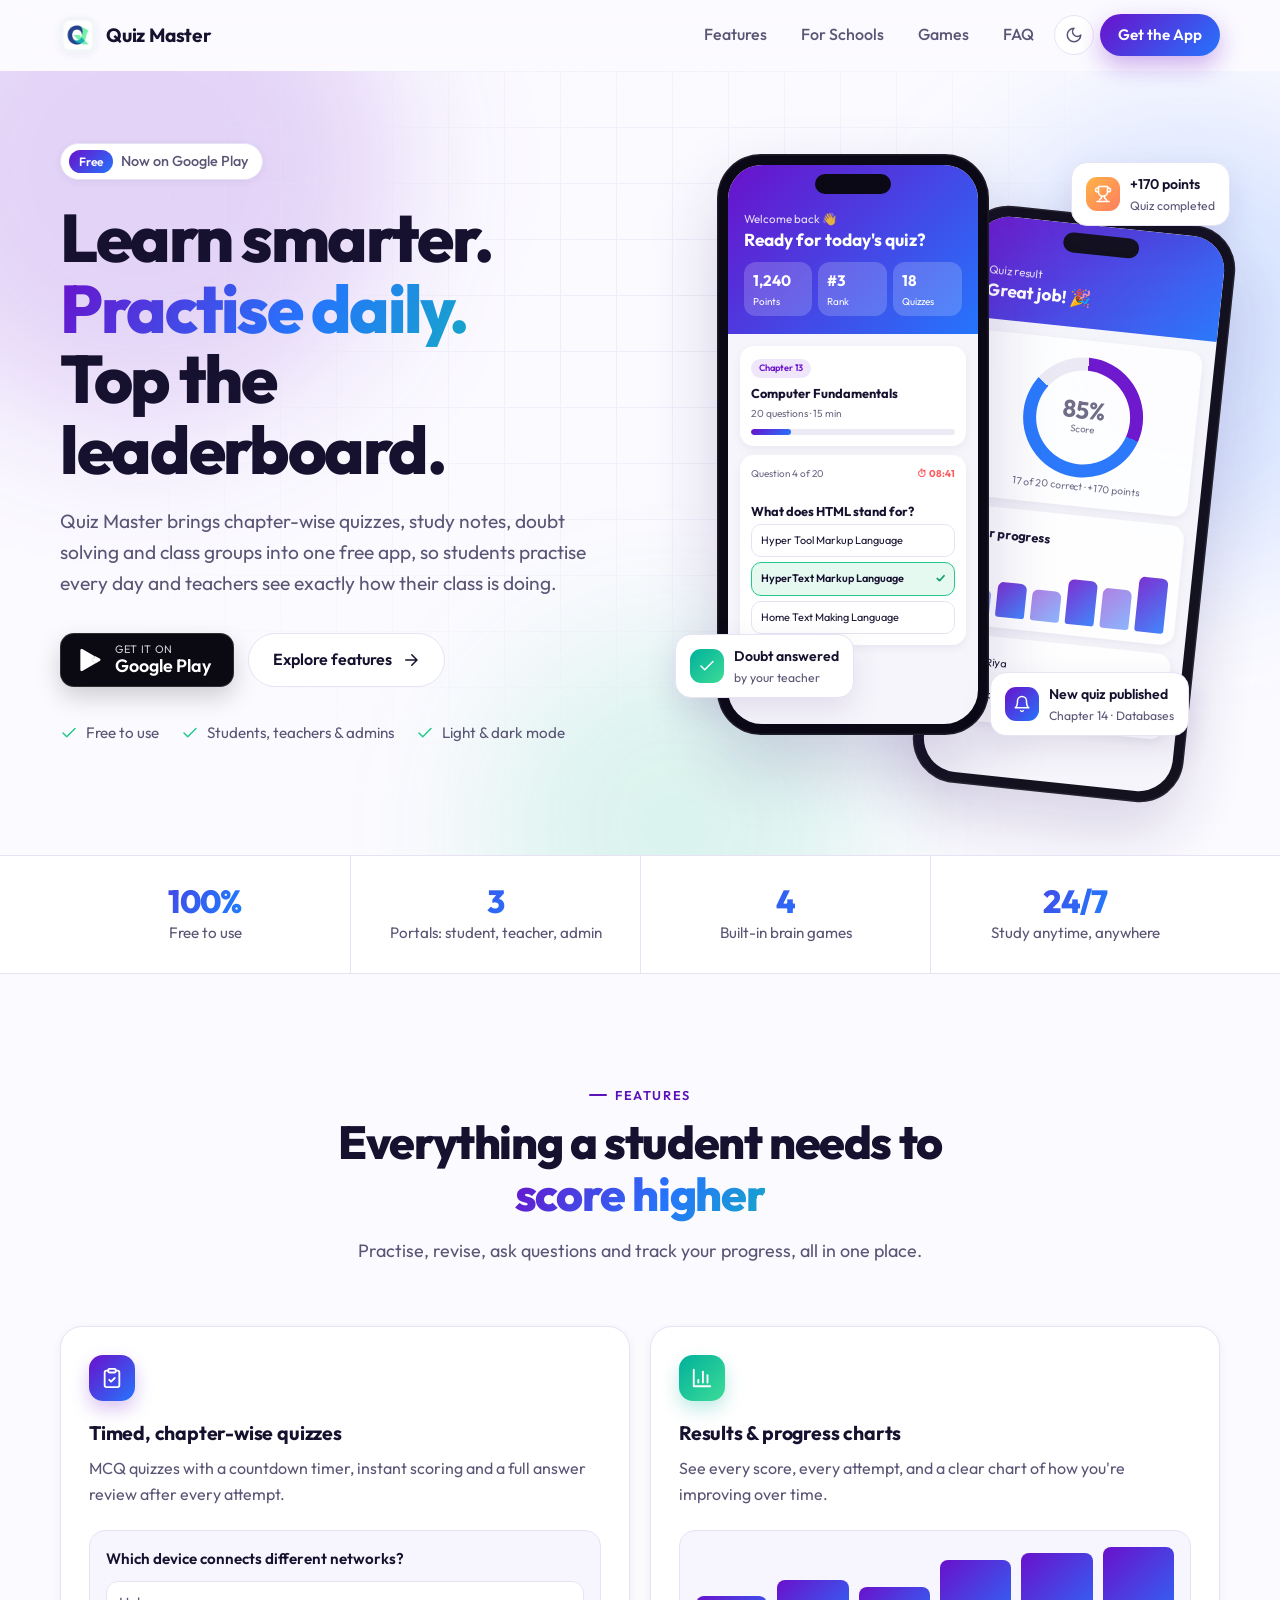
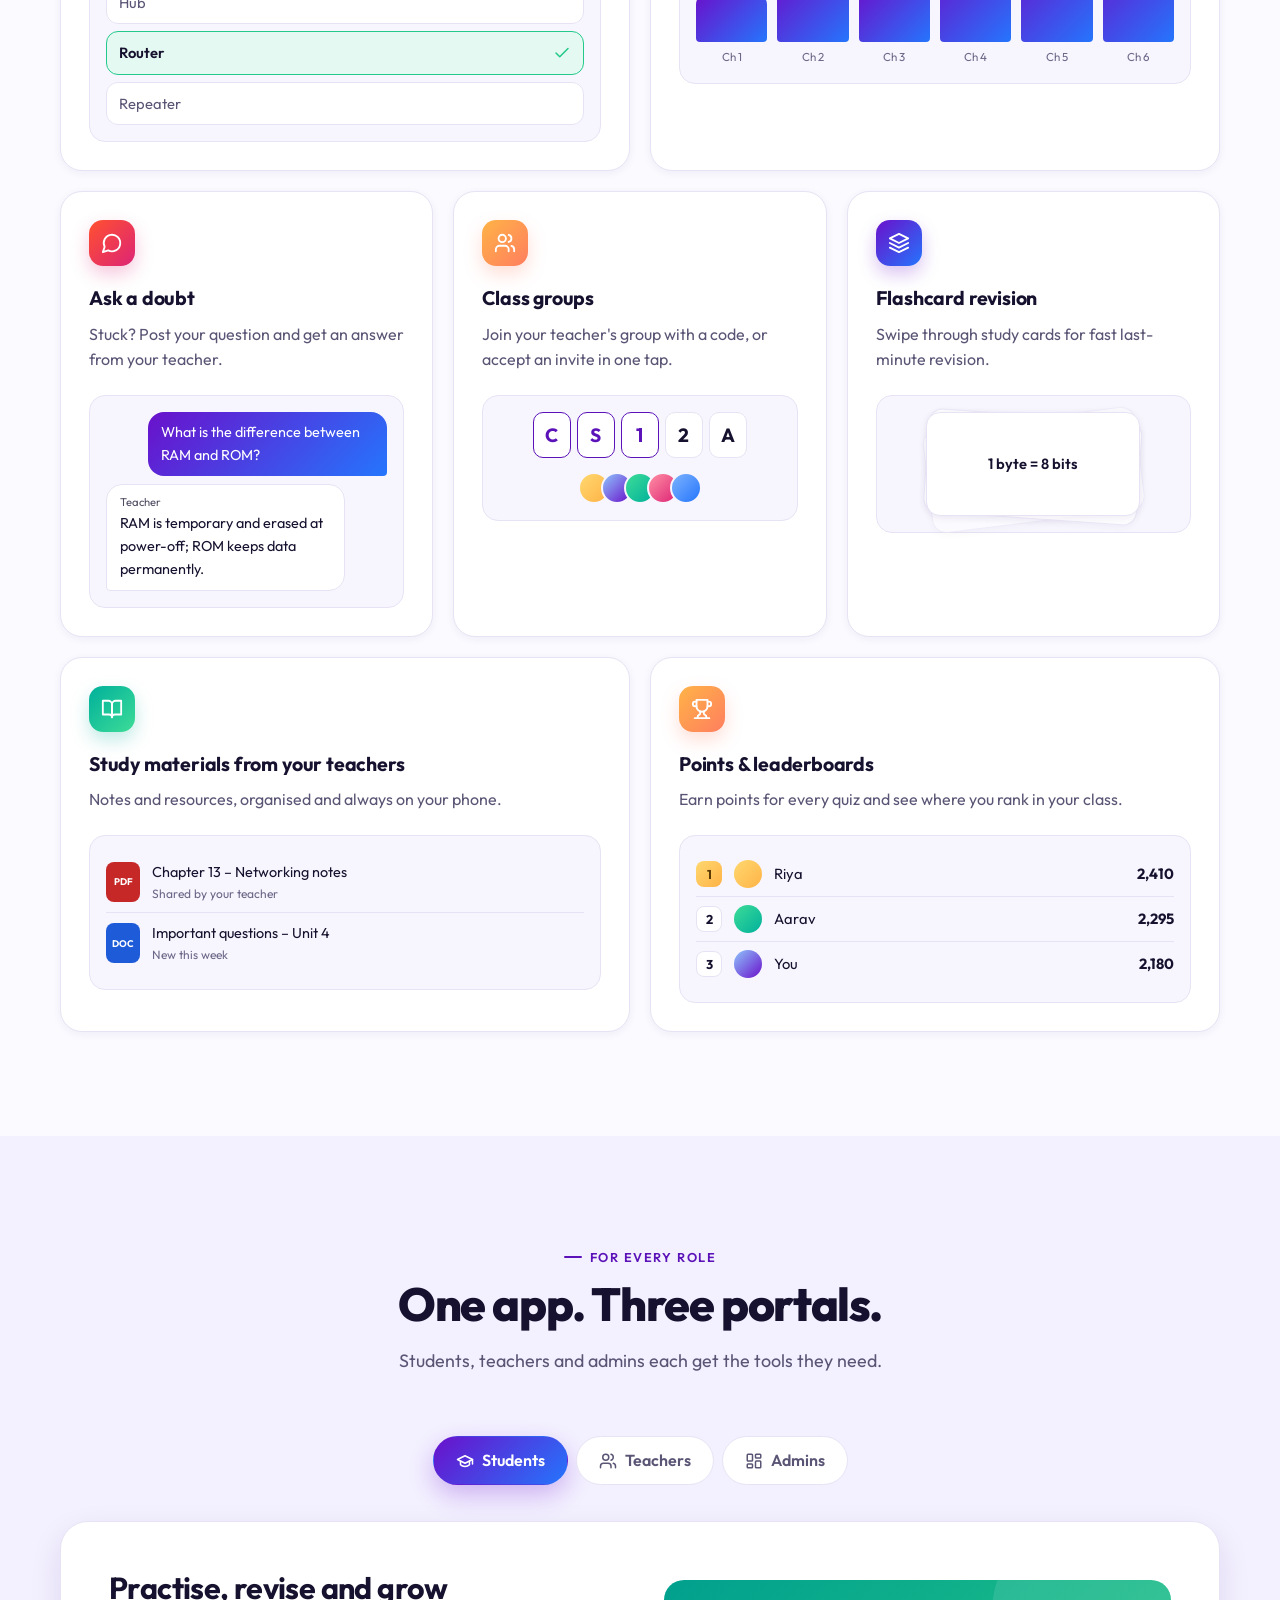
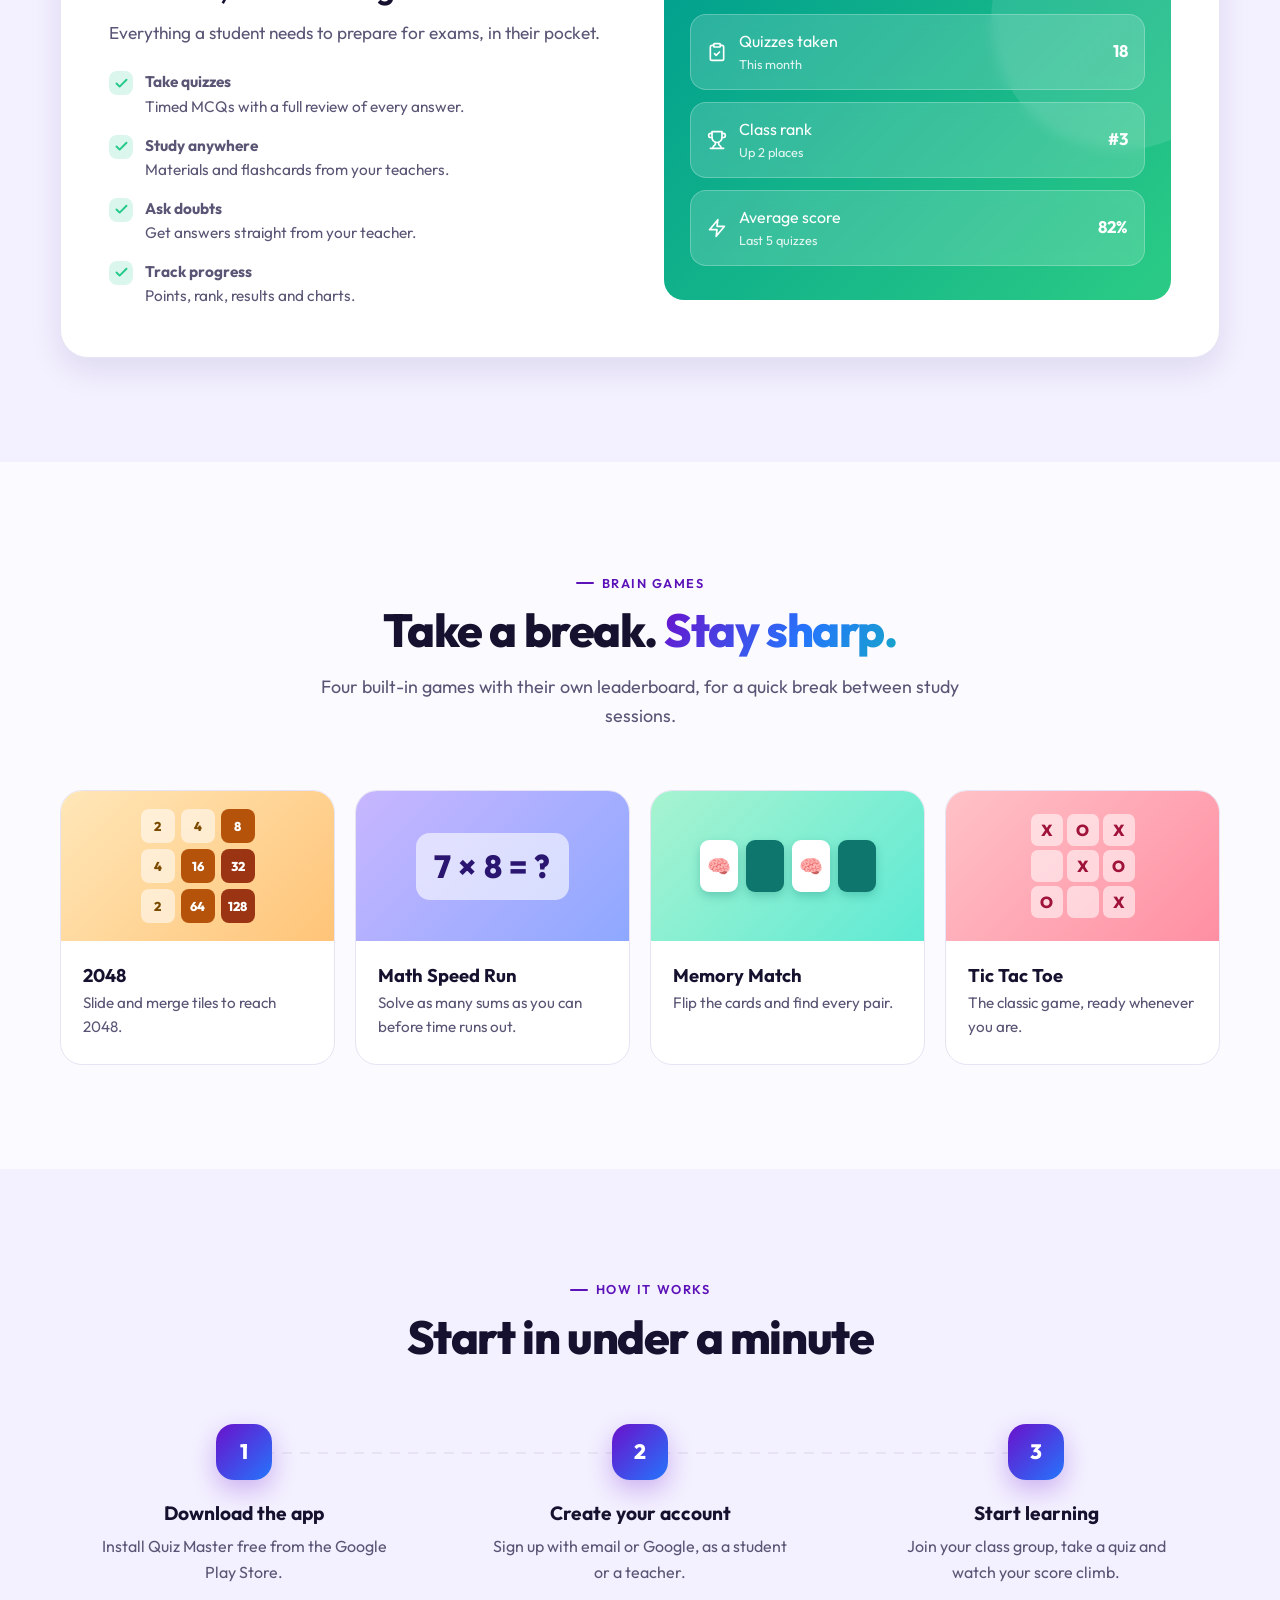
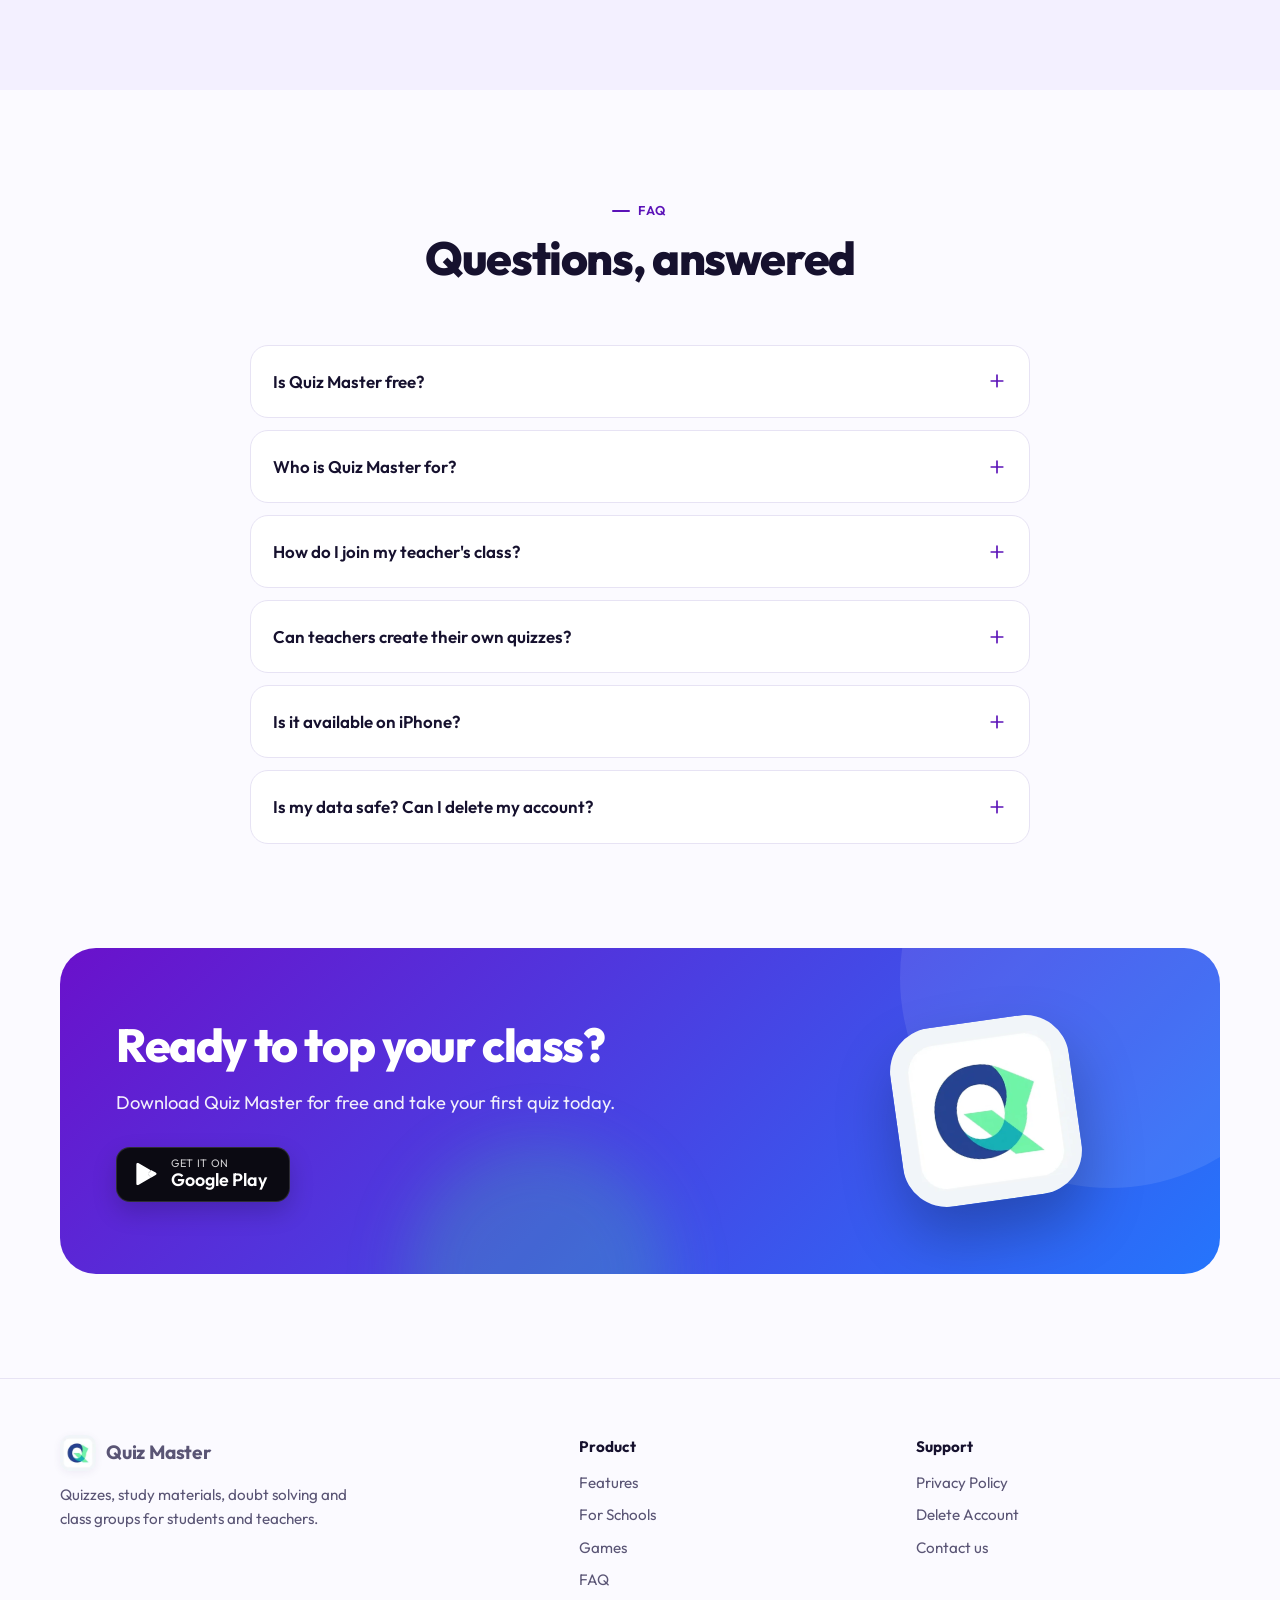
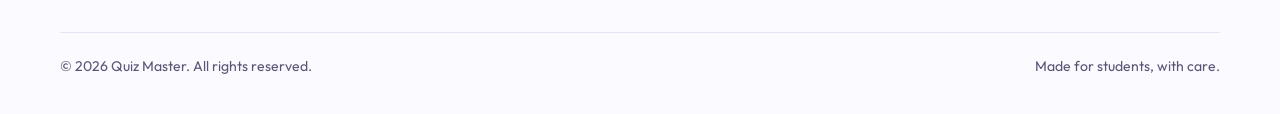
<file: index.html>
<!DOCTYPE html>
<html lang="en">
<head>
  <meta charset="UTF-8">
  <meta name="viewport" content="width=device-width, initial-scale=1.0">
  <title>Quiz Master – Quizzes, Study Notes &amp; Doubt Solving for Students</title>
  <meta name="description" content="Quiz Master is a free learning app for students, teachers and schools. Practise chapter-wise quizzes, read study materials, ask doubts, join class groups and climb the leaderboard.">
  <meta property="og:type" content="website">
  <meta property="og:site_name" content="Quiz Master">
  <meta property="og:title" content="Quiz Master – Learn smarter. Practise daily.">
  <meta property="og:description" content="Quizzes, study materials, doubt solving, study groups and brain games for students and teachers.">
  <meta property="og:url" content="https://shahshubham9090.github.io/Quiz-Master/">
  <meta property="og:image" content="https://shahshubham9090.github.io/Quiz-Master/assets/og-image.jpg">
  <meta property="og:image:width" content="1200">
  <meta property="og:image:height" content="630">
  <meta name="twitter:card" content="summary_large_image">
  <meta name="theme-color" content="#6A11CB">
  <link rel="canonical" href="https://shahshubham9090.github.io/Quiz-Master/">
  <link rel="icon" type="image/webp" href="assets/logo-96.webp">
  <link rel="apple-touch-icon" href="assets/logo-192.png">
  <link rel="manifest" href="site.webmanifest">

  <!-- Set theme and JS flag before first paint to avoid a flash. -->
  <script>
    (function () {
      var d = document.documentElement;
      d.classList.add('js');
      try { var t = localStorage.getItem('theme'); if (t === 'light' || t === 'dark') d.setAttribute('data-theme', t); } catch (e) {}
    })();
  </script>

  <link rel="preconnect" href="https://fonts.googleapis.com">
  <link rel="preconnect" href="https://fonts.gstatic.com" crossorigin>
  <!-- Load the web font without blocking the first paint. -->
  <link rel="preload" as="style" href="https://fonts.googleapis.com/css2?family=Outfit:wght@400;500;600;700;800&display=swap" onload="this.onload=null;this.rel='stylesheet'">
  <noscript><link rel="stylesheet" href="https://fonts.googleapis.com/css2?family=Outfit:wght@400;500;600;700;800&display=swap"></noscript>
  <link rel="stylesheet" href="styles.css">

  <script type="application/ld+json">
  {
    "@context": "https://schema.org",
    "@type": "MobileApplication",
    "name": "Quiz Master",
    "operatingSystem": "Android",
    "applicationCategory": "EducationalApplication",
    "description": "Quizzes, study materials, doubt solving, study groups and brain games for students, teachers and schools.",
    "url": "https://shahshubham9090.github.io/Quiz-Master/",
    "image": "https://shahshubham9090.github.io/Quiz-Master/assets/logo-512.webp",
    "downloadUrl": "https://play.google.com/store/apps/details?id=com.shubham.computerapp",
    "offers": { "@type": "Offer", "price": "0", "priceCurrency": "INR" }
  }
  </script>
</head>
<body>

<!-- Icon sprite -->
<svg width="0" height="0" style="position:absolute" aria-hidden="true">
  <symbol id="i-check" viewBox="0 0 24 24"><path d="M20 6 9 17l-5-5"/></symbol>
  <symbol id="i-quiz" viewBox="0 0 24 24"><rect x="8" y="2" width="8" height="4" rx="1"/><path d="M16 4h2a2 2 0 0 1 2 2v14a2 2 0 0 1-2 2H6a2 2 0 0 1-2-2V6a2 2 0 0 1 2-2h2"/><path d="m9 14 2 2 4-4"/></symbol>
  <symbol id="i-book" viewBox="0 0 24 24"><path d="M2 3h6a4 4 0 0 1 4 4v14a3 3 0 0 0-3-3H2z"/><path d="M22 3h-6a4 4 0 0 0-4 4v14a3 3 0 0 1 3-3h7z"/></symbol>
  <symbol id="i-layers" viewBox="0 0 24 24"><path d="m12 2 10 5-10 5L2 7z"/><path d="m2 17 10 5 10-5"/><path d="m2 12 10 5 10-5"/></symbol>
  <symbol id="i-chat" viewBox="0 0 24 24"><path d="M7.9 20A9 9 0 1 0 4 16.1L2 22Z"/></symbol>
  <symbol id="i-users" viewBox="0 0 24 24"><path d="M16 21v-2a4 4 0 0 0-4-4H6a4 4 0 0 0-4 4v2"/><circle cx="9" cy="7" r="4"/><path d="M22 21v-2a4 4 0 0 0-3-3.87"/><path d="M16 3.13a4 4 0 0 1 0 7.75"/></symbol>
  <symbol id="i-trophy" viewBox="0 0 24 24"><path d="M6 9H4.5a2.5 2.5 0 0 1 0-5H6"/><path d="M18 9h1.5a2.5 2.5 0 0 0 0-5H18"/><path d="M4 22h16"/><path d="M10 14.66V17c0 .55-.47.98-.97 1.21C7.85 18.75 7 20.24 7 22"/><path d="M14 14.66V17c0 .55.47.98.97 1.21C16.15 18.75 17 20.24 17 22"/><path d="M18 2H6v7a6 6 0 0 0 12 0V2Z"/></symbol>
  <symbol id="i-chart" viewBox="0 0 24 24"><path d="M3 3v18h18"/><path d="M18 17V9"/><path d="M13 17V5"/><path d="M8 17v-3"/></symbol>
  <symbol id="i-bell" viewBox="0 0 24 24"><path d="M6 8a6 6 0 0 1 12 0c0 7 3 9 3 9H3s3-2 3-9"/><path d="M10.3 21a1.94 1.94 0 0 0 3.4 0"/></symbol>
  <symbol id="i-upload" viewBox="0 0 24 24"><path d="M21 15v4a2 2 0 0 1-2 2H5a2 2 0 0 1-2-2v-4"/><path d="m17 8-5-5-5 5"/><path d="M12 3v12"/></symbol>
  <symbol id="i-shield" viewBox="0 0 24 24"><path d="M12 22s8-4 8-10V5l-8-3-8 3v7c0 6 8 10 8 10"/><path d="m9 12 2 2 4-4"/></symbol>
  <symbol id="i-cap" viewBox="0 0 24 24"><path d="M22 10v6"/><path d="M2 10l10-5 10 5-10 5z"/><path d="M6 12v5c3 3 9 3 12 0v-5"/></symbol>
  <symbol id="i-moon" viewBox="0 0 24 24"><path d="M12 3a6 6 0 0 0 9 9 9 9 0 1 1-9-9Z"/></symbol>
  <symbol id="i-sun" viewBox="0 0 24 24"><circle cx="12" cy="12" r="4"/><path d="M12 2v2M12 20v2M4.93 4.93l1.41 1.41M17.66 17.66l1.41 1.41M2 12h2M20 12h2M6.34 17.66l-1.41 1.41M19.07 4.93l-1.41 1.41"/></symbol>
  <symbol id="i-zap" viewBox="0 0 24 24"><path d="M13 2 3 14h9l-1 8 10-12h-9l1-8z"/></symbol>
  <symbol id="i-clock" viewBox="0 0 24 24"><circle cx="12" cy="12" r="10"/><path d="M12 6v6l4 2"/></symbol>
  <symbol id="i-plus" viewBox="0 0 24 24"><path d="M12 5v14M5 12h14"/></symbol>
  <symbol id="i-arrow" viewBox="0 0 24 24"><path d="M5 12h14M13 5l7 7-7 7"/></symbol>
  <symbol id="i-dashboard" viewBox="0 0 24 24"><rect x="3" y="3" width="7" height="9" rx="1"/><rect x="14" y="3" width="7" height="5" rx="1"/><rect x="14" y="12" width="7" height="9" rx="1"/><rect x="3" y="16" width="7" height="5" rx="1"/></symbol>
  <symbol id="i-play" viewBox="0 0 24 24"><path fill="currentColor" stroke="none" d="M3.6 1.8c-.3.3-.5.8-.5 1.4v17.6c0 .6.2 1.1.5 1.4l.1.1 9.9-9.9v-.2L3.7 1.7l-.1.1zm13.3 13.4-3.3-3.3v-.2l3.3-3.3.1.1 3.9 2.2c1.1.6 1.1 1.7 0 2.3l-3.9 2.2h-.1zm-.1.1L13.4 12 3.6 21.8c.4.4 1 .4 1.7.1l11.5-6.6M16.8 8.7 5.3 2.1c-.7-.4-1.3-.3-1.7.1l9.8 9.8 3.4-3.3z"/></symbol>
</svg>

<a href="#main" class="skip-link">Skip to content</a>

<header class="site" id="top">
  <nav class="container" aria-label="Main">
    <a href="./" class="brand" aria-label="Quiz Master home"><img src="assets/logo-96.webp" width="36" height="36" alt=""><span>Quiz Master</span></a>
    <div class="nav-links">
      <a href="#features">Features</a>
      <a href="#roles">For Schools</a>
      <a href="#games">Games</a>
      <a href="#faq">FAQ</a>
      <button class="theme-toggle" type="button" aria-label="Switch colour theme">
        <svg class="ico moon"><use href="#i-moon"/></svg>
        <svg class="ico sun"><use href="#i-sun"/></svg>
      </button>
      <a href="#download" class="btn btn-primary btn-sm">Get the App</a>
    </div>
  </nav>
</header>

<main id="main">
  <!-- Hero -->
  <section class="hero">
    <div class="mesh" aria-hidden="true"><span></span><span></span><span></span></div>
    <div class="grid-lines" aria-hidden="true"></div>
    <div class="container hero-grid">
      <div>
        <span class="pill"><b>Free</b> Now on Google Play</span>
        <h1>Learn smarter.<br><span class="grad-text">Practise daily.</span><br>Top the leaderboard.</h1>
        <p class="lead">Quiz Master brings chapter-wise quizzes, study notes, doubt solving and class groups into one free app, so students practise every day and teachers see exactly how their class is doing.</p>
        <div class="hero-cta">
          <a href="https://play.google.com/store/apps/details?id=com.shubham.computerapp" class="play-badge" target="_blank" rel="noopener">
            <svg aria-hidden="true"><use href="#i-play"/></svg>
            <span><small>Get it on</small><strong>Google Play</strong></span>
          </a>
          <a href="#features" class="btn btn-ghost">Explore features <svg class="ico"><use href="#i-arrow"/></svg></a>
        </div>
        <div class="hero-meta">
          <span><svg class="ico"><use href="#i-check"/></svg>Free to use</span>
          <span><svg class="ico"><use href="#i-check"/></svg>Students, teachers &amp; admins</span>
          <span><svg class="ico"><use href="#i-check"/></svg>Light &amp; dark mode</span>
        </div>
      </div>

      <div class="device-stage" aria-hidden="true">
        <div class="phone back">
          <div class="screen">
            <div class="screen-top">
              <small>Quiz result</small>
              <h4>Great job! 🎉</h4>
            </div>
            <div class="screen-body">
              <div class="s-card">
                <div class="result-ring"><div><span><b>85%</b>Score</span></div></div>
                <p style="text-align:center">17 of 20 correct · +170 points</p>
              </div>
              <div class="s-card">
                <h5>Your progress</h5>
                <div class="mini-chart"><i style="height:40%"></i><i style="height:55%"></i><i style="height:48%"></i><i style="height:70%"></i><i style="height:62%"></i><i style="height:85%"></i></div>
              </div>
              <div class="s-card">
                <div class="lb-row"><i class="av" style="background:linear-gradient(135deg,#FFD86F,#FFB347)"></i>Riya<b>2,410</b></div>
                <div class="lb-row"><i class="av" style="background:linear-gradient(135deg,#8EC5FC,#6A11CB)"></i>You<b>2,180</b></div>
              </div>
            </div>
          </div>
        </div>

        <div class="phone front">
          <div class="screen">
            <div class="screen-top">
              <small>Welcome back 👋</small>
              <h4>Ready for today's quiz?</h4>
              <div class="stat-row">
                <div><b id="demo-points">1,240</b>Points</div>
                <div><b>#3</b>Rank</div>
                <div><b>18</b>Quizzes</div>
              </div>
            </div>
            <div class="screen-body">
              <div class="s-card">
                <span class="s-tag">Chapter 13</span>
                <h5>Computer Fundamentals</h5>
                <p>20 questions · 15 min</p>
                <div class="bar"><i id="demo-bar" style="width:20%"></i></div>
              </div>
              <!-- Live demo: site.js cycles questions here. Without JS this answered state stays. -->
              <div class="s-card demo-card" id="demo">
                <div class="timer"><span id="demo-count">Question 4 of 20</span><b id="demo-timer">⏱ 08:42</b></div>
                <div class="demo-q" id="demo-q">
                  <h5>What does HTML stand for?</h5>
                  <div class="opt"><span>Hyper Tool Markup Language</span></div>
                  <div class="opt right"><span>HyperText Markup Language</span><i class="mk">✓</i></div>
                  <div class="opt"><span>Home Text Making Language</span></div>
                </div>
                <span class="tap" id="demo-tap"></span>
                <span class="plus" id="demo-plus">+10</span>
              </div>
            </div>
          </div>
        </div>

        <div class="chip-float chip-1">
          <span class="dot-ico" style="background:linear-gradient(135deg,#00B09B,#3DDC97)"><svg class="ico"><use href="#i-check"/></svg></span>
          <span>Doubt answered<small>by your teacher</small></span>
        </div>
        <div class="chip-float chip-2">
          <span class="dot-ico" style="background:linear-gradient(135deg,#FFB347,#FF7E5F)"><svg class="ico"><use href="#i-trophy"/></svg></span>
          <span>+170 points<small>Quiz completed</small></span>
        </div>
        <div class="chip-float chip-3">
          <span class="dot-ico" style="background:var(--gradient)"><svg class="ico"><use href="#i-bell"/></svg></span>
          <span>New quiz published<small>Chapter 14 · Databases</small></span>
        </div>
      </div>
    </div>
  </section>

  <!-- Stats band -->
  <div class="band">
    <div class="container">
      <div class="band-item"><strong class="grad-text">100%</strong><span>Free to use</span></div>
      <div class="band-item"><strong class="grad-text">3</strong><span>Portals: student, teacher, admin</span></div>
      <div class="band-item"><strong class="grad-text">4</strong><span>Built-in brain games</span></div>
      <div class="band-item"><strong class="grad-text">24/7</strong><span>Study anytime, anywhere</span></div>
    </div>
  </div>

  <!-- Features -->
  <section id="features" class="block">
    <div class="container">
      <div class="section-head reveal">
        <span class="eyebrow">Features</span>
        <h2>Everything a student needs to <span class="grad-text">score higher</span></h2>
        <p>Practise, revise, ask questions and track your progress, all in one place.</p>
      </div>

      <div class="bento">
        <article class="tile wide reveal">
          <div class="t-icon"><svg class="ico"><use href="#i-quiz"/></svg></div>
          <h3>Timed, chapter-wise quizzes</h3>
          <p>MCQ quizzes with a countdown timer, instant scoring and a full answer review after every attempt.</p>
          <div class="t-visual q-demo" aria-hidden="true">
            <div class="q">Which device connects different networks?</div>
            <div class="a">Hub</div>
            <div class="a ok">Router <svg class="ico"><use href="#i-check"/></svg></div>
            <div class="a">Repeater</div>
          </div>
        </article>

        <article class="tile wide reveal d1">
          <div class="t-icon mint"><svg class="ico"><use href="#i-chart"/></svg></div>
          <h3>Results &amp; progress charts</h3>
          <p>See every score, every attempt, and a clear chart of how you're improving over time.</p>
          <div class="t-visual" aria-hidden="true">
            <div class="chart-demo">
              <div><i style="height:38%"></i><span>Ch 1</span></div>
              <div><i style="height:52%"></i><span>Ch 2</span></div>
              <div><i style="height:46%"></i><span>Ch 3</span></div>
              <div><i style="height:68%"></i><span>Ch 4</span></div>
              <div><i style="height:74%"></i><span>Ch 5</span></div>
              <div><i style="height:90%"></i><span>Ch 6</span></div>
            </div>
          </div>
        </article>

        <article class="tile reveal">
          <div class="t-icon coral"><svg class="ico"><use href="#i-chat"/></svg></div>
          <h3>Ask a doubt</h3>
          <p>Stuck? Post your question and get an answer from your teacher.</p>
          <div class="t-visual chat" aria-hidden="true">
            <div class="bubble me">What is the difference between RAM and ROM?</div>
            <div class="bubble them"><small>Teacher</small>RAM is temporary and erased at power-off; ROM keeps data permanently.</div>
          </div>
        </article>

        <article class="tile reveal d1">
          <div class="t-icon amber"><svg class="ico"><use href="#i-users"/></svg></div>
          <h3>Class groups</h3>
          <p>Join your teacher's group with a code, or accept an invite in one tap.</p>
          <div class="t-visual" aria-hidden="true">
            <div class="code-demo"><span>C</span><span>S</span><span>1</span><span>2</span><span>A</span></div>
            <div class="avatars">
              <i style="background:linear-gradient(135deg,#FFD86F,#FFB347)"></i>
              <i style="background:linear-gradient(135deg,#8EC5FC,#6A11CB)"></i>
              <i style="background:linear-gradient(135deg,#3DDC97,#00B09B)"></i>
              <i style="background:linear-gradient(135deg,#FF8FA3,#DD2476)"></i>
              <i style="background:linear-gradient(135deg,#7DB3FF,#2575FC)"></i>
            </div>
          </div>
        </article>

        <article class="tile reveal d2">
          <div class="t-icon"><svg class="ico"><use href="#i-layers"/></svg></div>
          <h3>Flashcard revision</h3>
          <p>Swipe through study cards for fast last-minute revision.</p>
          <div class="t-visual" aria-hidden="true">
            <div class="cards-demo">
              <div></div><div></div>
              <div>1 byte = 8 bits</div>
            </div>
          </div>
        </article>

        <article class="tile wide reveal">
          <div class="t-icon mint"><svg class="ico"><use href="#i-book"/></svg></div>
          <h3>Study materials from your teachers</h3>
          <p>Notes and resources, organised and always on your phone.</p>
          <div class="t-visual" aria-hidden="true">
            <div class="file-row"><span class="f" style="background:#C62828">PDF</span><span>Chapter 13 – Networking notes<small>Shared by your teacher</small></span></div>
            <div class="file-row"><span class="f" style="background:#1D5BD8">DOC</span><span>Important questions – Unit 4<small>New this week</small></span></div>
          </div>
        </article>

        <article class="tile wide reveal d1">
          <div class="t-icon amber"><svg class="ico"><use href="#i-trophy"/></svg></div>
          <h3>Points &amp; leaderboards</h3>
          <p>Earn points for every quiz and see where you rank in your class.</p>
          <div class="t-visual" aria-hidden="true">
            <div class="rank-row"><span class="n">1</span><i class="av" style="background:linear-gradient(135deg,#FFD86F,#FFB347)"></i>Riya<b>2,410</b></div>
            <div class="rank-row"><span class="n">2</span><i class="av" style="background:linear-gradient(135deg,#3DDC97,#00B09B)"></i>Aarav<b>2,295</b></div>
            <div class="rank-row"><span class="n">3</span><i class="av" style="background:linear-gradient(135deg,#8EC5FC,#6A11CB)"></i>You<b>2,180</b></div>
          </div>
        </article>
      </div>
    </div>
  </section>

  <!-- Roles -->
  <section id="roles" class="block soft">
    <div class="container">
      <div class="section-head reveal">
        <span class="eyebrow">For every role</span>
        <h2>One app. Three portals.</h2>
        <p>Students, teachers and admins each get the tools they need.</p>
      </div>

      <div class="tabs" role="tablist" aria-label="Roles">
        <button class="tab" role="tab" id="tab-students" aria-controls="panel-students" aria-selected="true"><svg class="ico"><use href="#i-cap"/></svg>Students</button>
        <button class="tab" role="tab" id="tab-teachers" aria-controls="panel-teachers" aria-selected="false" tabindex="-1"><svg class="ico"><use href="#i-users"/></svg>Teachers</button>
        <button class="tab" role="tab" id="tab-admins" aria-controls="panel-admins" aria-selected="false" tabindex="-1"><svg class="ico"><use href="#i-dashboard"/></svg>Admins</button>
      </div>

      <div class="panel reveal" role="tabpanel" id="panel-students" aria-labelledby="tab-students">
        <div>
          <h3>Practise, revise and grow</h3>
          <p>Everything a student needs to prepare for exams, in their pocket.</p>
          <ul class="checks">
            <li><span class="ck"><svg class="ico"><use href="#i-check"/></svg></span><span><strong>Take quizzes</strong><span>Timed MCQs with a full review of every answer.</span></span></li>
            <li><span class="ck"><svg class="ico"><use href="#i-check"/></svg></span><span><strong>Study anywhere</strong><span>Materials and flashcards from your teachers.</span></span></li>
            <li><span class="ck"><svg class="ico"><use href="#i-check"/></svg></span><span><strong>Ask doubts</strong><span>Get answers straight from your teacher.</span></span></li>
            <li><span class="ck"><svg class="ico"><use href="#i-check"/></svg></span><span><strong>Track progress</strong><span>Points, rank, results and charts.</span></span></li>
          </ul>
        </div>
        <div class="panel-art mint" aria-hidden="true">
          <div class="glass"><svg class="ico"><use href="#i-quiz"/></svg><span>Quizzes taken<small>This month</small></span><b>18</b></div>
          <div class="glass"><svg class="ico"><use href="#i-trophy"/></svg><span>Class rank<small>Up 2 places</small></span><b>#3</b></div>
          <div class="glass"><svg class="ico"><use href="#i-zap"/></svg><span>Average score<small>Last 5 quizzes</small></span><b>82%</b></div>
        </div>
      </div>

      <div class="panel" role="tabpanel" id="panel-teachers" aria-labelledby="tab-teachers" hidden>
        <div>
          <h3>Guide your class with less effort</h3>
          <p>Set work, answer questions and see who needs help.</p>
          <ul class="checks">
            <li><span class="ck"><svg class="ico"><use href="#i-check"/></svg></span><span><strong>Create class groups</strong><span>Share a join code or invite students directly.</span></span></li>
            <li><span class="ck"><svg class="ico"><use href="#i-check"/></svg></span><span><strong>Build quizzes &amp; share notes</strong><span>Publish quizzes and study materials in minutes.</span></span></li>
            <li><span class="ck"><svg class="ico"><use href="#i-check"/></svg></span><span><strong>Answer doubts</strong><span>Reply to student questions in one place.</span></span></li>
            <li><span class="ck"><svg class="ico"><use href="#i-check"/></svg></span><span><strong>Notify your class</strong><span>Students get a notification when new work is posted.</span></span></li>
          </ul>
        </div>
        <div class="panel-art" aria-hidden="true">
          <div class="glass"><svg class="ico"><use href="#i-users"/></svg><span>Students in group<small>Class 12 · Computer</small></span><b>42</b></div>
          <div class="glass"><svg class="ico"><use href="#i-chat"/></svg><span>Doubts to answer<small>Today</small></span><b>5</b></div>
          <div class="glass"><svg class="ico"><use href="#i-bell"/></svg><span>Quiz published<small>Sent to all students</small></span><b>✓</b></div>
        </div>
      </div>

      <div class="panel" role="tabpanel" id="panel-admins" aria-labelledby="tab-admins" hidden>
        <div>
          <h3>Run the whole platform</h3>
          <p>Full control over users, content and results.</p>
          <ul class="checks">
            <li><span class="ck"><svg class="ico"><use href="#i-check"/></svg></span><span><strong>Live dashboard</strong><span>Users, attempts and average scores at a glance.</span></span></li>
            <li><span class="ck"><svg class="ico"><use href="#i-check"/></svg></span><span><strong>Bulk upload</strong><span>Import questions from CSV or Excel files.</span></span></li>
            <li><span class="ck"><svg class="ico"><use href="#i-check"/></svg></span><span><strong>Manage everything</strong><span>Users, quizzes, materials and doubts.</span></span></li>
            <li><span class="ck"><svg class="ico"><use href="#i-check"/></svg></span><span><strong>Declare results &amp; notify</strong><span>Publish results and send push notifications.</span></span></li>
          </ul>
        </div>
        <div class="panel-art coral" aria-hidden="true">
          <div class="glass"><svg class="ico"><use href="#i-upload"/></svg><span>Questions imported<small>From Excel</small></span><b>120</b></div>
          <div class="glass"><svg class="ico"><use href="#i-dashboard"/></svg><span>Quiz attempts<small>This week</small></span><b>356</b></div>
          <div class="glass"><svg class="ico"><use href="#i-bell"/></svg><span>Notification sent<small>To all users</small></span><b>✓</b></div>
        </div>
      </div>
    </div>
  </section>

  <!-- Games -->
  <section id="games" class="block">
    <div class="container">
      <div class="section-head reveal">
        <span class="eyebrow">Brain games</span>
        <h2>Take a break. <span class="grad-text">Stay sharp.</span></h2>
        <p>Four built-in games with their own leaderboard, for a quick break between study sessions.</p>
      </div>
      <div class="games">
        <article class="game reveal">
          <div class="game-art g-2048" aria-hidden="true">
            <div class="tiles"><i>2</i><i>4</i><i class="h">8</i><i>4</i><i class="h">16</i><i class="hh">32</i><i>2</i><i class="h">64</i><i class="hh">128</i></div>
          </div>
          <div class="game-body"><h3>2048</h3><p>Slide and merge tiles to reach 2048.</p></div>
        </article>
        <article class="game reveal d1">
          <div class="game-art g-math" aria-hidden="true"><span>7 × 8 = ?</span></div>
          <div class="game-body"><h3>Math Speed Run</h3><p>Solve as many sums as you can before time runs out.</p></div>
        </article>
        <article class="game reveal d2">
          <div class="game-art g-memory" aria-hidden="true">
            <div class="mcards"><i class="up">🧠</i><i></i><i class="up">🧠</i><i></i></div>
          </div>
          <div class="game-body"><h3>Memory Match</h3><p>Flip the cards and find every pair.</p></div>
        </article>
        <article class="game reveal d3">
          <div class="game-art g-ttt" aria-hidden="true">
            <div class="board"><i>X</i><i>O</i><i>X</i><i></i><i>X</i><i>O</i><i>O</i><i></i><i>X</i></div>
          </div>
          <div class="game-body"><h3>Tic Tac Toe</h3><p>The classic game, ready whenever you are.</p></div>
        </article>
      </div>
    </div>
  </section>

  <!-- How it works -->
  <section class="block soft">
    <div class="container">
      <div class="section-head reveal">
        <span class="eyebrow">How it works</span>
        <h2>Start in under a minute</h2>
      </div>
      <div class="steps">
        <div class="step reveal"><div class="num">1</div><h3>Download the app</h3><p>Install Quiz Master free from the Google Play Store.</p></div>
        <div class="step reveal d1"><div class="num">2</div><h3>Create your account</h3><p>Sign up with email or Google, as a student or a teacher.</p></div>
        <div class="step reveal d2"><div class="num">3</div><h3>Start learning</h3><p>Join your class group, take a quiz and watch your score climb.</p></div>
      </div>
    </div>
  </section>

  <!-- FAQ -->
  <section id="faq" class="block">
    <div class="container">
      <div class="section-head reveal">
        <span class="eyebrow">FAQ</span>
        <h2>Questions, answered</h2>
      </div>
      <div class="faq">
        <details class="reveal">
          <summary>Is Quiz Master free?<svg class="ico"><use href="#i-plus"/></svg></summary>
          <p>Yes. Quiz Master is free to download and use. A small banner ad helps keep it that way.</p>
        </details>
        <details class="reveal">
          <summary>Who is Quiz Master for?<svg class="ico"><use href="#i-plus"/></svg></summary>
          <p>Students who want to practise and revise, teachers who want to set quizzes and support their class, and schools or coaching centres that want to run everything in one place.</p>
        </details>
        <details class="reveal">
          <summary>How do I join my teacher's class?<svg class="ico"><use href="#i-plus"/></svg></summary>
          <p>Ask your teacher for the group code and enter it in the Groups section of the app. Your teacher can also invite you directly, and you just tap Accept.</p>
        </details>
        <details class="reveal">
          <summary>Can teachers create their own quizzes?<svg class="ico"><use href="#i-plus"/></svg></summary>
          <p>Yes. Teachers can create quizzes, share study materials and answer doubts. Students are notified when new work is posted.</p>
        </details>
        <details class="reveal">
          <summary>Is it available on iPhone?<svg class="ico"><use href="#i-plus"/></svg></summary>
          <p>Quiz Master is available on Android through the Google Play Store today.</p>
        </details>
        <details class="reveal">
          <summary>Is my data safe? Can I delete my account?<svg class="ico"><use href="#i-plus"/></svg></summary>
          <p>Your data is stored securely on Google Firebase and is never sold. You can delete your account at any time from Profile → Delete Account. Read our <a href="privacy.html">Privacy Policy</a> or <a href="delete-account.html">how to delete your account</a>.</p>
        </details>
      </div>
    </div>
  </section>

  <!-- Download -->
  <section id="download" class="block" style="padding-top:0">
    <div class="container">
      <div class="cta reveal">
        <div>
          <h2>Ready to top your class?</h2>
          <p>Download Quiz Master for free and take your first quiz today.</p>
          <a href="https://play.google.com/store/apps/details?id=com.shubham.computerapp" class="play-badge" target="_blank" rel="noopener">
            <svg aria-hidden="true"><use href="#i-play"/></svg>
            <span><small>Get it on</small><strong>Google Play</strong></span>
          </a>
        </div>
        <img class="cta-logo" src="assets/logo-512.webp" width="180" height="180" alt="" loading="lazy">
      </div>
    </div>
  </section>
</main>

<footer class="site">
  <div class="container">
    <div class="footer-grid">
      <div class="about">
        <a href="./" class="brand" aria-label="Quiz Master home"><img src="assets/logo-96.webp" width="36" height="36" alt="" loading="lazy">Quiz Master</a>
        <p>Quizzes, study materials, doubt solving and class groups for students and teachers.</p>
      </div>
      <div>
        <h3>Product</h3>
        <ul>
          <li><a href="#features">Features</a></li>
          <li><a href="#roles">For Schools</a></li>
          <li><a href="#games">Games</a></li>
          <li><a href="#faq">FAQ</a></li>
        </ul>
      </div>
      <div>
        <h3>Support</h3>
        <ul>
          <li><a href="privacy.html">Privacy Policy</a></li>
          <li><a href="delete-account.html">Delete Account</a></li>
          <li><a href="mailto:shah123shubham@gmail.com">Contact us</a></li>
        </ul>
      </div>
    </div>
    <div class="footer-bottom">
      <span>© <span class="year">2026</span> Quiz Master. All rights reserved.</span>
      <span>Made for students, with care.</span>
    </div>
  </div>
</footer>

<script src="site.js" defer></script>
</body>
</html>
</file>
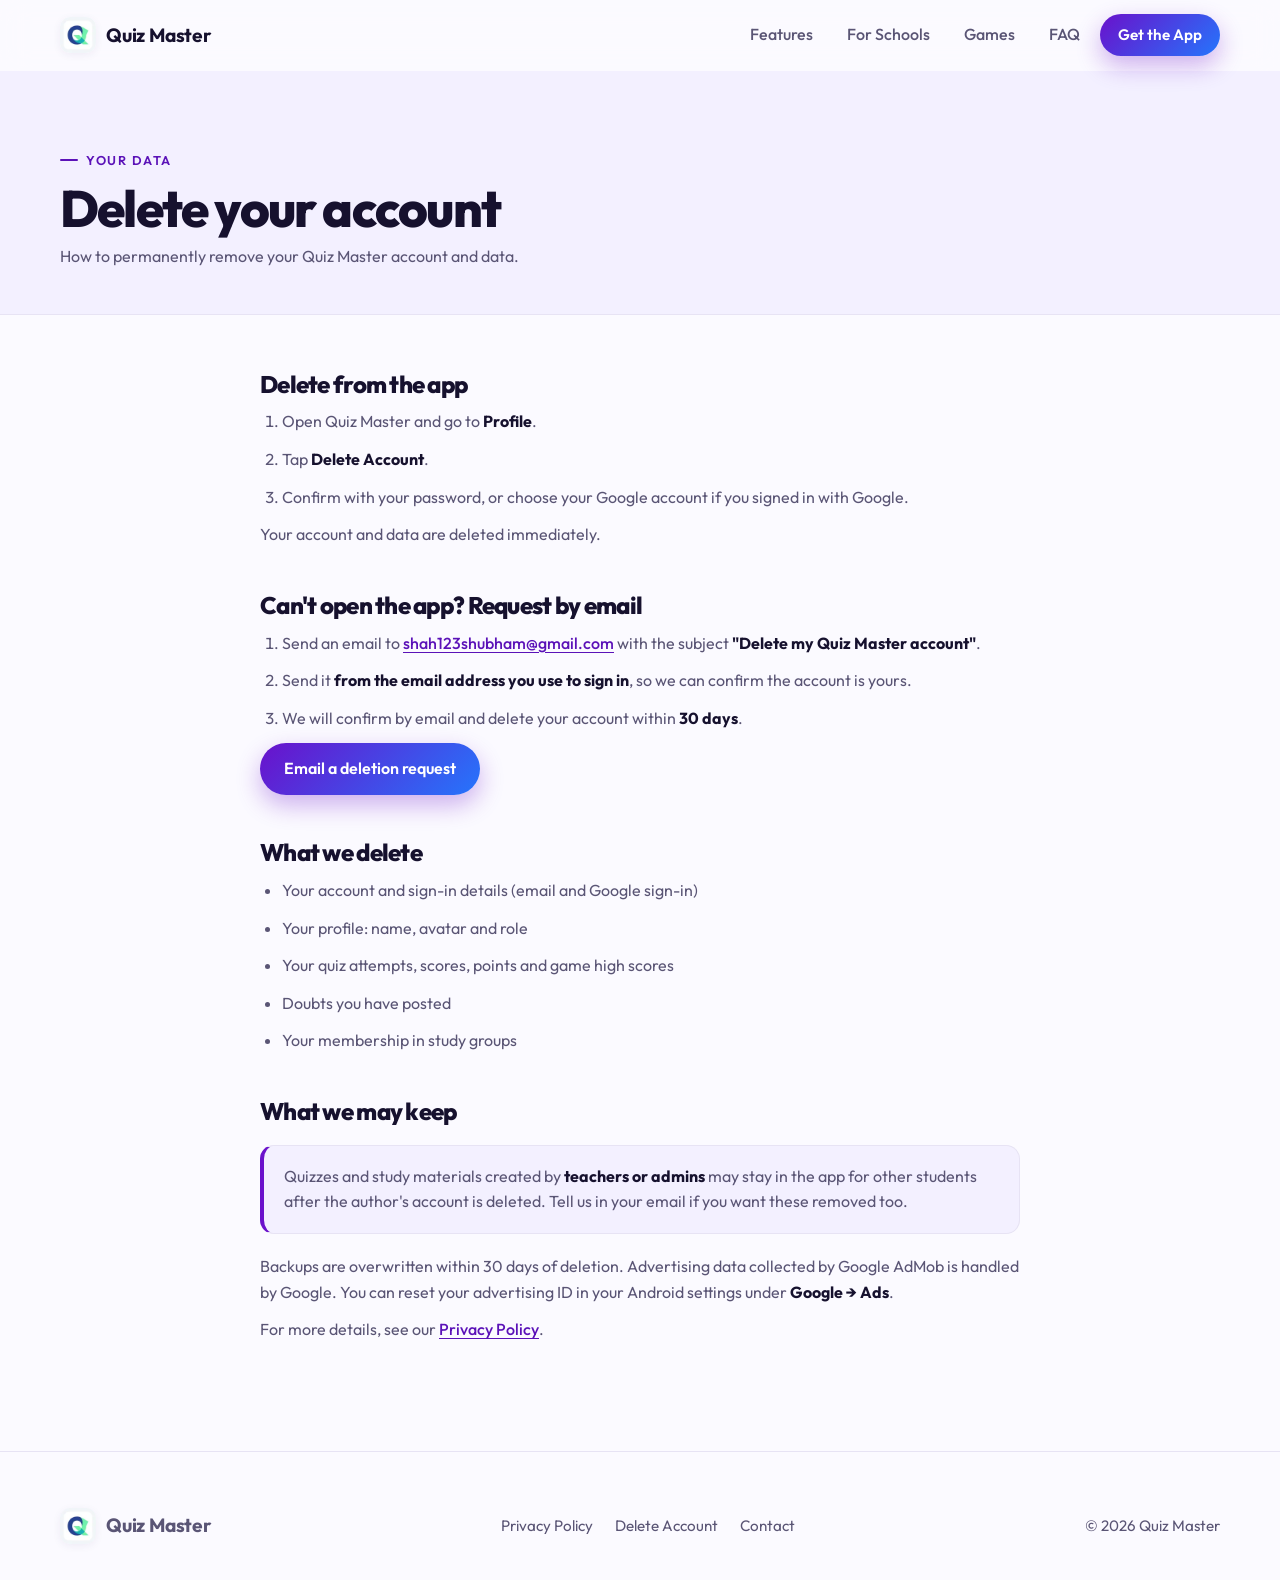
<file: delete-account.html>
<!DOCTYPE html>
<html lang="en">
<head>
  <meta charset="UTF-8">
  <meta name="viewport" content="width=device-width, initial-scale=1.0">
  <title>Delete Your Account – Quiz Master</title>
  <meta name="description" content="How to delete your Quiz Master account and data, in the app or by email.">
  <meta name="theme-color" content="#6A11CB">
  <meta property="og:image" content="https://shahshubham9090.github.io/Quiz-Master/assets/og-image.jpg">
  <link rel="canonical" href="https://shahshubham9090.github.io/Quiz-Master/delete-account.html">
  <link rel="icon" type="image/webp" href="assets/logo-96.webp">
  <link rel="preconnect" href="https://fonts.googleapis.com">
  <link rel="preconnect" href="https://fonts.gstatic.com" crossorigin>
  <script>(function(){var d=document.documentElement;d.classList.add('js');try{var t=localStorage.getItem('theme');if(t==='light'||t==='dark')d.setAttribute('data-theme',t);}catch(e){}})();</script>
  <link rel="preload" as="style" href="https://fonts.googleapis.com/css2?family=Outfit:wght@400;500;600;700;800&display=swap" onload="this.onload=null;this.rel='stylesheet'">
  <noscript><link rel="stylesheet" href="https://fonts.googleapis.com/css2?family=Outfit:wght@400;500;600;700;800&display=swap"></noscript>
  <link rel="stylesheet" href="styles.css">
</head>
<body>

<header class="site">
  <nav class="container">
    <a href="./" class="brand" aria-label="Quiz Master home"><img src="assets/logo-96.webp" width="36" height="36" alt="">Quiz Master</a>
    <div class="nav-links">
      <a href="./#features">Features</a>
      <a href="./#roles">For Schools</a>
      <a href="./#games">Games</a>
      <a href="./#faq">FAQ</a>
      <a href="./#download" class="btn btn-primary btn-sm">Get the App</a>
    </div>
  </nav>
</header>

<main>
  <div class="page-hero">
    <div class="container">
      <span class="eyebrow">Your data</span>
      <h1>Delete your account</h1>
      <p>How to permanently remove your Quiz Master account and data.</p>
    </div>
  </div>

  <article class="container prose">
    <h2>Delete from the app</h2>
    <ol>
      <li>Open Quiz Master and go to <strong>Profile</strong>.</li>
      <li>Tap <strong>Delete Account</strong>.</li>
      <li>Confirm with your password, or choose your Google account if you signed in with Google.</li>
    </ol>
    <p>Your account and data are deleted immediately.</p>

    <h2>Can't open the app? Request by email</h2>
    <ol>
      <li>Send an email to <a href="mailto:shah123shubham@gmail.com?subject=Delete%20my%20Quiz%20Master%20account">shah123shubham@gmail.com</a> with the subject <strong>"Delete my Quiz Master account"</strong>.</li>
      <li>Send it <strong>from the email address you use to sign in</strong>, so we can confirm the account is yours.</li>
      <li>We will confirm by email and delete your account within <strong>30 days</strong>.</li>
    </ol>
    <p><a class="btn btn-primary" style="color:#fff;text-decoration:none" href="mailto:shah123shubham@gmail.com?subject=Delete%20my%20Quiz%20Master%20account">Email a deletion request</a></p>

    <h2>What we delete</h2>
    <ul>
      <li>Your account and sign-in details (email and Google sign-in)</li>
      <li>Your profile: name, avatar and role</li>
      <li>Your quiz attempts, scores, points and game high scores</li>
      <li>Doubts you have posted</li>
      <li>Your membership in study groups</li>
    </ul>

    <h2>What we may keep</h2>
    <div class="notice">
      <p>Quizzes and study materials created by <strong>teachers or admins</strong> may stay in the app for other students after the author's account is deleted. Tell us in your email if you want these removed too.</p>
    </div>
    <p>Backups are overwritten within 30 days of deletion. Advertising data collected by Google AdMob is handled by Google. You can reset your advertising ID in your Android settings under <strong>Google → Ads</strong>.</p>

    <p>For more details, see our <a href="privacy.html">Privacy Policy</a>.</p>
  </article>
</main>

<footer class="site">
  <div class="container footer-row">
    <a href="./" class="brand" aria-label="Quiz Master home"><img src="assets/logo-96.webp" width="36" height="36" alt="">Quiz Master</a>
    <nav class="footer-links" aria-label="Footer">
      <a href="privacy.html">Privacy Policy</a>
      <a href="delete-account.html">Delete Account</a>
      <a href="mailto:shah123shubham@gmail.com">Contact</a>
    </nav>
    <span>© <span id="year">2026</span> Quiz Master</span>
  </div>
</footer>

<script src="site.js" defer></script>
</body>
</html>
</file>
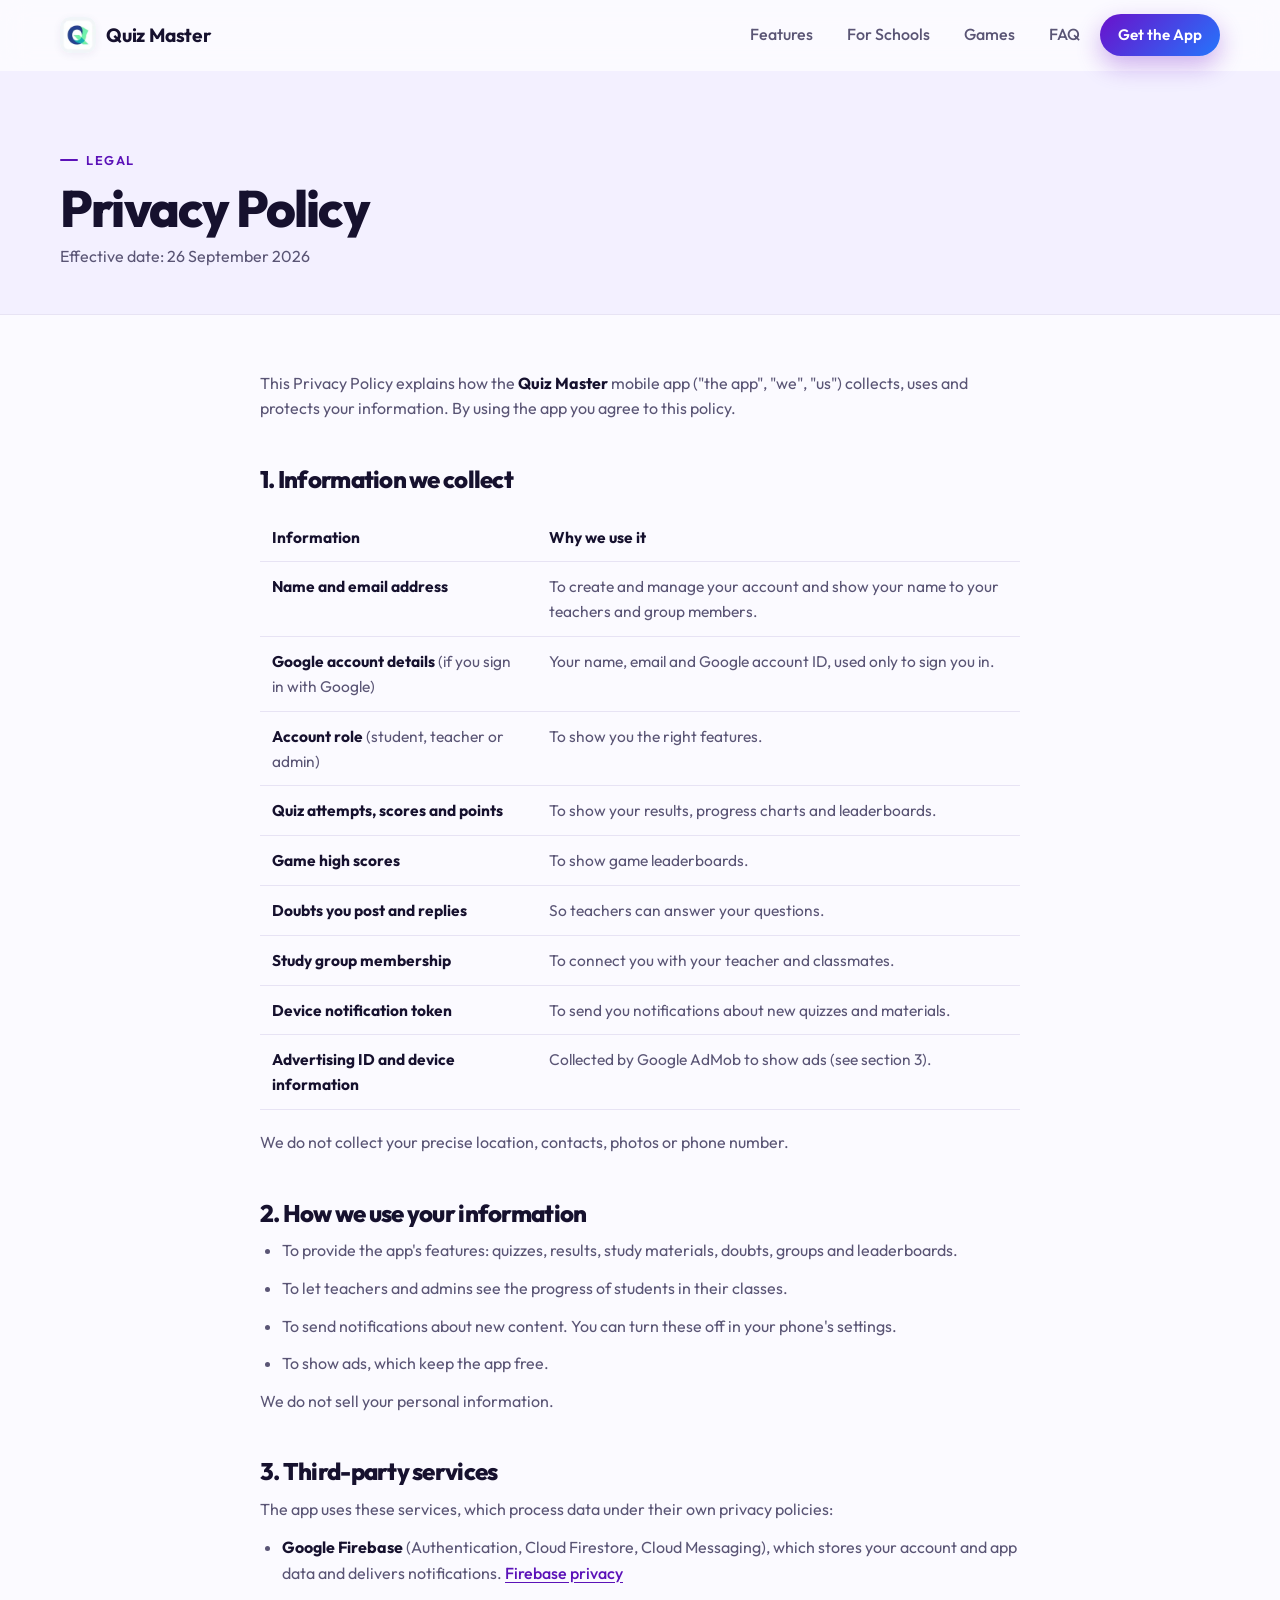
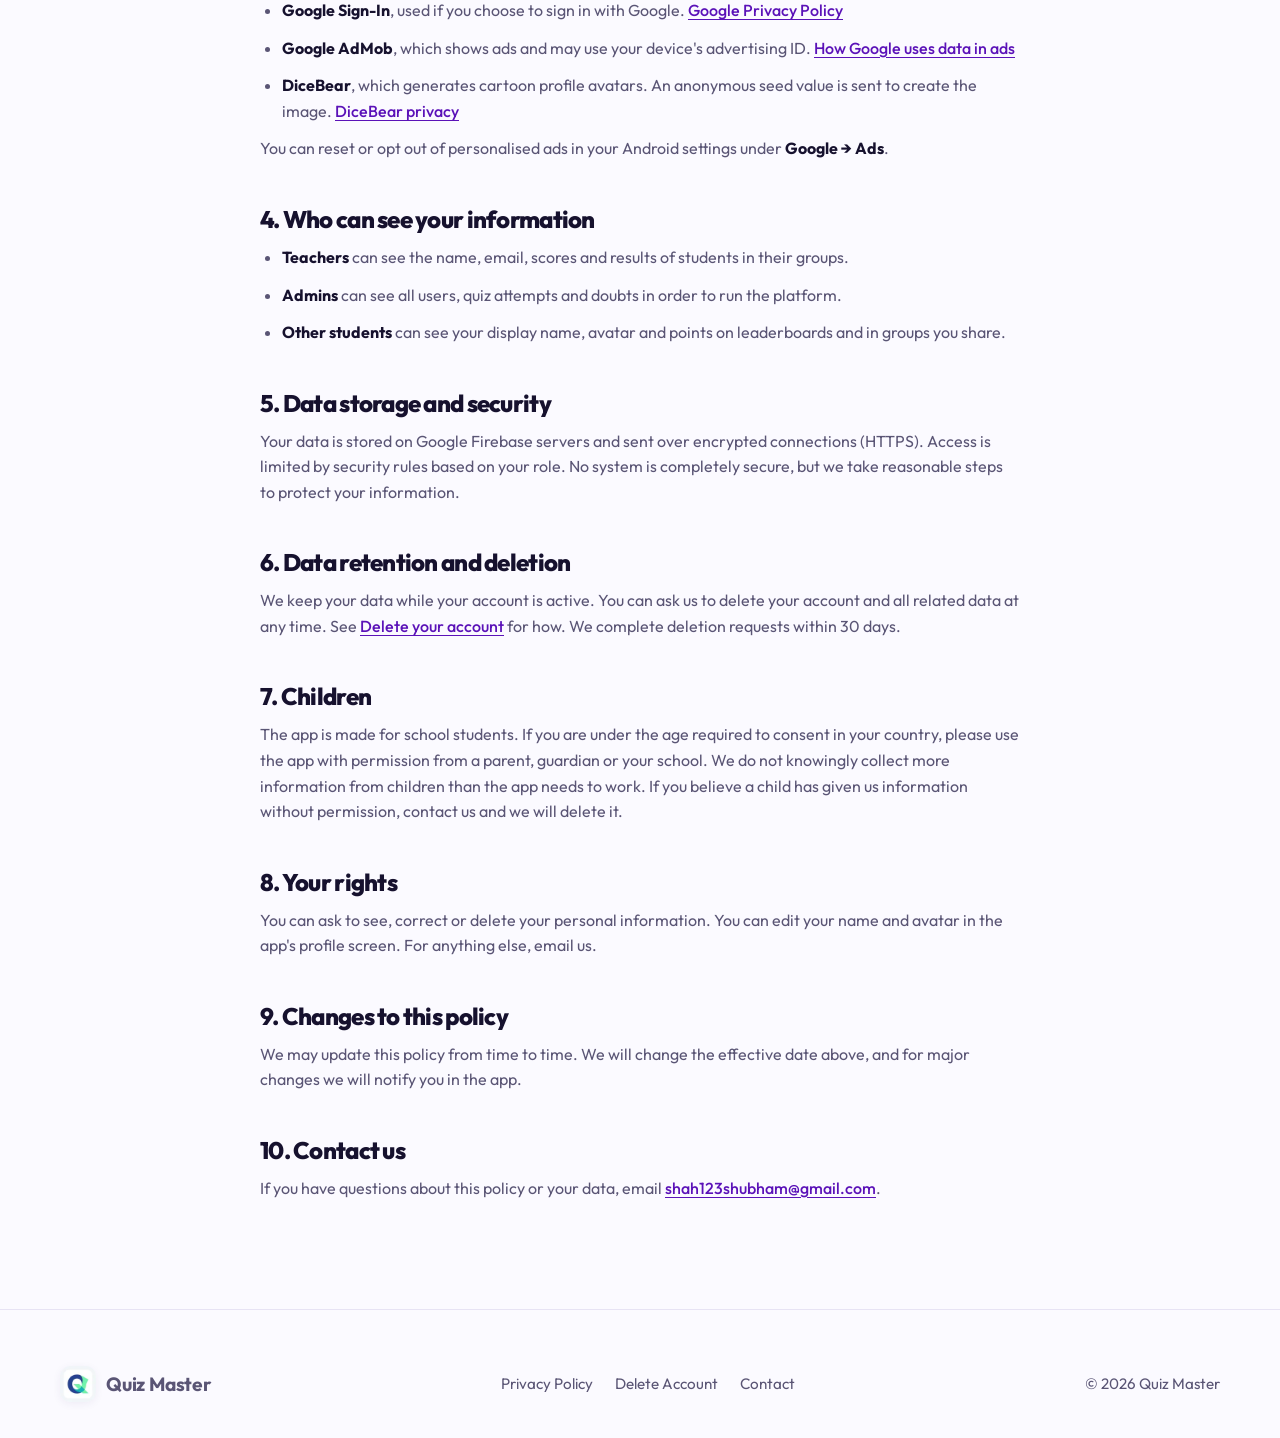
<file: privacy.html>
<!DOCTYPE html>
<html lang="en">
<head>
  <meta charset="UTF-8">
  <meta name="viewport" content="width=device-width, initial-scale=1.0">
  <title>Privacy Policy – Quiz Master</title>
  <meta name="description" content="How the Quiz Master app collects, uses and protects your information.">
  <meta name="theme-color" content="#6A11CB">
  <meta property="og:image" content="https://shahshubham9090.github.io/Quiz-Master/assets/og-image.jpg">
  <link rel="canonical" href="https://shahshubham9090.github.io/Quiz-Master/privacy.html">
  <link rel="icon" type="image/webp" href="assets/logo-96.webp">
  <link rel="preconnect" href="https://fonts.googleapis.com">
  <link rel="preconnect" href="https://fonts.gstatic.com" crossorigin>
  <script>(function(){var d=document.documentElement;d.classList.add('js');try{var t=localStorage.getItem('theme');if(t==='light'||t==='dark')d.setAttribute('data-theme',t);}catch(e){}})();</script>
  <link rel="preload" as="style" href="https://fonts.googleapis.com/css2?family=Outfit:wght@400;500;600;700;800&display=swap" onload="this.onload=null;this.rel='stylesheet'">
  <noscript><link rel="stylesheet" href="https://fonts.googleapis.com/css2?family=Outfit:wght@400;500;600;700;800&display=swap"></noscript>
  <link rel="stylesheet" href="styles.css">
</head>
<body>

<header class="site">
  <nav class="container">
    <a href="./" class="brand" aria-label="Quiz Master home"><img src="assets/logo-96.webp" width="36" height="36" alt="">Quiz Master</a>
    <div class="nav-links">
      <a href="./#features">Features</a>
      <a href="./#roles">For Schools</a>
      <a href="./#games">Games</a>
      <a href="./#faq">FAQ</a>
      <a href="./#download" class="btn btn-primary btn-sm">Get the App</a>
    </div>
  </nav>
</header>

<main>
  <div class="page-hero">
    <div class="container">
      <span class="eyebrow">Legal</span>
      <h1>Privacy Policy</h1>
      <p>Effective date: 26 September 2026</p>
    </div>
  </div>

  <article class="container prose">
    <p>This Privacy Policy explains how the <strong>Quiz Master</strong> mobile app ("the app", "we", "us") collects, uses and protects your information. By using the app you agree to this policy.</p>

    <h2>1. Information we collect</h2>
    <div class="table-wrap">
      <table>
        <thead><tr><th>Information</th><th>Why we use it</th></tr></thead>
        <tbody>
          <tr><td><strong>Name and email address</strong></td><td>To create and manage your account and show your name to your teachers and group members.</td></tr>
          <tr><td><strong>Google account details</strong> (if you sign in with Google)</td><td>Your name, email and Google account ID, used only to sign you in.</td></tr>
          <tr><td><strong>Account role</strong> (student, teacher or admin)</td><td>To show you the right features.</td></tr>
          <tr><td><strong>Quiz attempts, scores and points</strong></td><td>To show your results, progress charts and leaderboards.</td></tr>
          <tr><td><strong>Game high scores</strong></td><td>To show game leaderboards.</td></tr>
          <tr><td><strong>Doubts you post and replies</strong></td><td>So teachers can answer your questions.</td></tr>
          <tr><td><strong>Study group membership</strong></td><td>To connect you with your teacher and classmates.</td></tr>
          <tr><td><strong>Device notification token</strong></td><td>To send you notifications about new quizzes and materials.</td></tr>
          <tr><td><strong>Advertising ID and device information</strong></td><td>Collected by Google AdMob to show ads (see section 3).</td></tr>
        </tbody>
      </table>
    </div>
    <p>We do not collect your precise location, contacts, photos or phone number.</p>

    <h2>2. How we use your information</h2>
    <ul>
      <li>To provide the app's features: quizzes, results, study materials, doubts, groups and leaderboards.</li>
      <li>To let teachers and admins see the progress of students in their classes.</li>
      <li>To send notifications about new content. You can turn these off in your phone's settings.</li>
      <li>To show ads, which keep the app free.</li>
    </ul>
    <p>We do not sell your personal information.</p>

    <h2>3. Third-party services</h2>
    <p>The app uses these services, which process data under their own privacy policies:</p>
    <ul>
      <li><strong>Google Firebase</strong> (Authentication, Cloud Firestore, Cloud Messaging), which stores your account and app data and delivers notifications. <a href="https://firebase.google.com/support/privacy" target="_blank" rel="noopener">Firebase privacy</a></li>
      <li><strong>Google Sign-In</strong>, used if you choose to sign in with Google. <a href="https://policies.google.com/privacy" target="_blank" rel="noopener">Google Privacy Policy</a></li>
      <li><strong>Google AdMob</strong>, which shows ads and may use your device's advertising ID. <a href="https://policies.google.com/technologies/ads" target="_blank" rel="noopener">How Google uses data in ads</a></li>
      <li><strong>DiceBear</strong>, which generates cartoon profile avatars. An anonymous seed value is sent to create the image. <a href="https://www.dicebear.com/legal/privacy-policy/" target="_blank" rel="noopener">DiceBear privacy</a></li>
    </ul>
    <p>You can reset or opt out of personalised ads in your Android settings under <strong>Google → Ads</strong>.</p>

    <h2>4. Who can see your information</h2>
    <ul>
      <li><strong>Teachers</strong> can see the name, email, scores and results of students in their groups.</li>
      <li><strong>Admins</strong> can see all users, quiz attempts and doubts in order to run the platform.</li>
      <li><strong>Other students</strong> can see your display name, avatar and points on leaderboards and in groups you share.</li>
    </ul>

    <h2>5. Data storage and security</h2>
    <p>Your data is stored on Google Firebase servers and sent over encrypted connections (HTTPS). Access is limited by security rules based on your role. No system is completely secure, but we take reasonable steps to protect your information.</p>

    <h2>6. Data retention and deletion</h2>
    <p>We keep your data while your account is active. You can ask us to delete your account and all related data at any time. See <a href="delete-account.html">Delete your account</a> for how. We complete deletion requests within 30 days.</p>

    <h2>7. Children</h2>
    <p>The app is made for school students. If you are under the age required to consent in your country, please use the app with permission from a parent, guardian or your school. We do not knowingly collect more information from children than the app needs to work. If you believe a child has given us information without permission, contact us and we will delete it.</p>

    <h2>8. Your rights</h2>
    <p>You can ask to see, correct or delete your personal information. You can edit your name and avatar in the app's profile screen. For anything else, email us.</p>

    <h2>9. Changes to this policy</h2>
    <p>We may update this policy from time to time. We will change the effective date above, and for major changes we will notify you in the app.</p>

    <h2>10. Contact us</h2>
    <p>If you have questions about this policy or your data, email <a href="mailto:shah123shubham@gmail.com">shah123shubham@gmail.com</a>.</p>
  </article>
</main>

<footer class="site">
  <div class="container footer-row">
    <a href="./" class="brand" aria-label="Quiz Master home"><img src="assets/logo-96.webp" width="36" height="36" alt="">Quiz Master</a>
    <nav class="footer-links" aria-label="Footer">
      <a href="privacy.html">Privacy Policy</a>
      <a href="delete-account.html">Delete Account</a>
      <a href="mailto:shah123shubham@gmail.com">Contact</a>
    </nav>
    <span>© <span id="year">2026</span> Quiz Master</span>
  </div>
</footer>

<script src="site.js" defer></script>
</body>
</html>
</file>
<file: styles.css>
/* ==========================================================================
   Quiz Master website
   Colors match the app: purple→blue brand gradient, mint accent from the logo.
   ========================================================================== */

:root {
  --purple: #6A11CB;
  --blue: #2575FC;
  --mint: #22C98A;
  --coral: #FF5A5F;
  --amber: #FFB347;
  --gradient: linear-gradient(135deg, var(--purple) 0%, var(--blue) 100%);

  --bg: #FBFAFF;
  --bg-soft: #F3F0FF;
  --surface: #FFFFFF;
  --surface-2: #F7F5FD;
  --text: #16112E;
  --muted: #5A5575;
  --faint: #6B6788;
  --border: #E7E3F4;
  --accent-text: #5B12B8;
  --grad-text: linear-gradient(120deg, #6A11CB 0%, #2575FC 60%, #16A6C9 100%);
  --shadow-sm: 0 2px 8px rgba(45, 20, 110, 0.06);
  --shadow: 0 12px 32px rgba(45, 20, 110, 0.10);
  --shadow-lg: 0 30px 70px rgba(45, 20, 110, 0.18);
  --mesh-1: rgba(106, 17, 203, 0.16);
  --mesh-2: rgba(37, 117, 252, 0.16);
  --mesh-3: rgba(34, 201, 138, 0.14);
  --radius: 22px;
  color-scheme: light;
}

@media (prefers-color-scheme: dark) {
  :root:not([data-theme="light"]) {
    --bg: #0C0A18;
    --bg-soft: #13102A;
    --surface: #1A1633;
    --surface-2: #221D40;
    --text: #F3F1FB;
    --muted: #ABA6C6;
    --faint: #A19DBD;
    --border: #2C2750;
    --accent-text: #C4A6FF;
    --grad-text: linear-gradient(120deg, #C4A6FF 0%, #7DB3FF 60%, #5FE3C0 100%);
    --shadow-sm: 0 2px 8px rgba(0, 0, 0, 0.3);
    --shadow: 0 12px 32px rgba(0, 0, 0, 0.35);
    --shadow-lg: 0 30px 70px rgba(0, 0, 0, 0.5);
    --mesh-1: rgba(106, 17, 203, 0.35);
    --mesh-2: rgba(37, 117, 252, 0.25);
    --mesh-3: rgba(34, 201, 138, 0.14);
    color-scheme: dark;
  }
}
:root[data-theme="dark"] {
  --bg: #0C0A18;
  --bg-soft: #13102A;
  --surface: #1A1633;
  --surface-2: #221D40;
  --text: #F3F1FB;
  --muted: #ABA6C6;
  --faint: #A19DBD;
  --border: #2C2750;
  --accent-text: #C4A6FF;
  --grad-text: linear-gradient(120deg, #C4A6FF 0%, #7DB3FF 60%, #5FE3C0 100%);
  --shadow-sm: 0 2px 8px rgba(0, 0, 0, 0.3);
  --shadow: 0 12px 32px rgba(0, 0, 0, 0.35);
  --shadow-lg: 0 30px 70px rgba(0, 0, 0, 0.5);
  --mesh-1: rgba(106, 17, 203, 0.35);
  --mesh-2: rgba(37, 117, 252, 0.25);
  --mesh-3: rgba(34, 201, 138, 0.14);
  color-scheme: dark;
}

/* Base ------------------------------------------------------------------ */
* { box-sizing: border-box; margin: 0; padding: 0; }
html { scroll-behavior: smooth; scroll-padding-top: 84px; }
body {
  font-family: 'Outfit', ui-sans-serif, system-ui, -apple-system, 'Segoe UI', sans-serif;
  background: var(--bg);
  color: var(--text);
  line-height: 1.6;
  -webkit-font-smoothing: antialiased;
  overflow-x: hidden;
}
a { color: inherit; text-decoration: none; }
img, svg { display: block; max-width: 100%; }
button { font: inherit; color: inherit; background: none; border: 0; cursor: pointer; }
.container { width: min(1160px, 100% - 32px); margin-inline: auto; }
.sr-only { position: absolute; width: 1px; height: 1px; overflow: hidden; clip: rect(0 0 0 0); white-space: nowrap; }
.skip-link { position: absolute; left: 16px; top: -60px; z-index: 100; padding: 10px 16px; border-radius: 10px; background: var(--purple); color: #fff; font-weight: 600; }
.skip-link:focus { top: 12px; }
:focus-visible { outline: 3px solid var(--blue); outline-offset: 3px; border-radius: 8px; }
.ico { width: 22px; height: 22px; fill: none; stroke: currentColor; stroke-width: 2; stroke-linecap: round; stroke-linejoin: round; flex-shrink: 0; }

/* Header ---------------------------------------------------------------- */
header.site {
  position: sticky; top: 0; z-index: 50;
  background: color-mix(in srgb, var(--bg) 78%, transparent);
  backdrop-filter: saturate(160%) blur(14px);
  -webkit-backdrop-filter: saturate(160%) blur(14px);
  border-bottom: 1px solid transparent;
  transition: border-color .2s ease;
}
header.site.scrolled { border-bottom-color: var(--border); }
header.site nav { display: flex; align-items: center; justify-content: space-between; height: 70px; gap: 16px; }
.brand { display: flex; align-items: center; gap: 10px; font-weight: 700; font-size: 1.2rem; letter-spacing: -0.01em; }
.brand img { width: 36px; height: 36px; border-radius: 10px; box-shadow: var(--shadow-sm); }
.nav-links { display: flex; gap: 6px; align-items: center; }
.nav-links a:not(.btn) { padding: 8px 14px; border-radius: 999px; font-weight: 500; color: var(--muted); transition: color .15s, background .15s; }
.nav-links a:not(.btn):hover { color: var(--text); background: var(--bg-soft); }
.theme-toggle {
  width: 40px; height: 40px; border-radius: 50%;
  display: grid; place-items: center; color: var(--muted);
  border: 1px solid var(--border); background: var(--surface);
  transition: color .15s, transform .15s;
}
.theme-toggle:hover { color: var(--text); transform: rotate(-12deg); }
.theme-toggle .ico { width: 18px; height: 18px; }
.theme-toggle .sun { display: none; }
:root[data-theme="dark"] .theme-toggle .sun { display: block; }
:root[data-theme="dark"] .theme-toggle .moon { display: none; }
@media (prefers-color-scheme: dark) {
  :root:not([data-theme="light"]) .theme-toggle .sun { display: block; }
  :root:not([data-theme="light"]) .theme-toggle .moon { display: none; }
}

/* Buttons --------------------------------------------------------------- */
.btn {
  display: inline-flex; align-items: center; justify-content: center; gap: 10px;
  padding: 13px 24px; border-radius: 999px;
  font-weight: 600; font-size: 1rem; white-space: nowrap;
  transition: transform .18s ease, box-shadow .18s ease, background .18s ease;
}
.btn:hover { transform: translateY(-2px); }
.btn-primary { background: var(--gradient); color: #fff; box-shadow: 0 10px 24px rgba(106, 17, 203, 0.32); }
.btn-primary:hover { box-shadow: 0 14px 30px rgba(106, 17, 203, 0.42); }
.btn-ghost { border: 1.5px solid var(--border); background: var(--surface); }
.btn-ghost:hover { border-color: var(--accent-text); }
.btn-sm { padding: 9px 18px; font-size: .95rem; }
.btn .ico { width: 18px; height: 18px; }

.play-badge {
  display: inline-flex; align-items: center; gap: 12px;
  padding: 10px 22px 10px 16px; border-radius: 14px;
  background: #0B0A12; color: #fff; border: 1px solid rgba(255,255,255,.14);
  transition: transform .18s ease, box-shadow .18s ease;
  box-shadow: 0 10px 24px rgba(0,0,0,.18);
}
.play-badge:hover { transform: translateY(-2px); box-shadow: 0 14px 30px rgba(0,0,0,.28); }
.play-badge svg { width: 26px; height: 26px; }
.play-badge small { display: block; font-size: .68rem; letter-spacing: .06em; text-transform: uppercase; opacity: .8; line-height: 1.1; }
.play-badge strong { display: block; font-size: 1.12rem; line-height: 1.15; font-weight: 600; }

/* Hero ------------------------------------------------------------------ */
.hero { position: relative; padding: 72px 0 110px; overflow: hidden; isolation: isolate; }
.mesh { position: absolute; inset: 0; z-index: -1; pointer-events: none; }
.mesh span { position: absolute; border-radius: 50%; filter: blur(70px); animation: drift 18s ease-in-out infinite alternate; }
.mesh span:nth-child(1) { width: 520px; height: 520px; background: var(--mesh-1); top: -160px; left: -120px; }
.mesh span:nth-child(2) { width: 460px; height: 460px; background: var(--mesh-2); top: 40px; right: -140px; animation-delay: -6s; }
.mesh span:nth-child(3) { width: 380px; height: 380px; background: var(--mesh-3); bottom: -160px; left: 38%; animation-delay: -12s; }
.grid-lines {
  position: absolute; inset: 0; z-index: -1; pointer-events: none;
  background-image: linear-gradient(var(--border) 1px, transparent 1px), linear-gradient(90deg, var(--border) 1px, transparent 1px);
  background-size: 56px 56px;
  mask-image: radial-gradient(ellipse at 50% 30%, #000 10%, transparent 70%);
  -webkit-mask-image: radial-gradient(ellipse at 50% 30%, #000 10%, transparent 70%);
  opacity: .55;
}
@keyframes drift { to { transform: translate(40px, 30px) scale(1.08); } }

.hero-grid { display: grid; grid-template-columns: 1.05fr 0.95fr; gap: 56px; align-items: center; }
.hero-grid > * { min-width: 0; }
.pill {
  display: inline-flex; align-items: center; gap: 8px;
  padding: 6px 14px 6px 8px; border-radius: 999px;
  background: var(--surface); border: 1px solid var(--border); box-shadow: var(--shadow-sm);
  font-size: .9rem; font-weight: 500; color: var(--muted);
}
.pill b { background: var(--gradient); color: #fff; font-size: .75rem; font-weight: 600; padding: 2px 10px; border-radius: 999px; }
h1 { font-size: clamp(2.5rem, 5.4vw, 4.2rem); line-height: 1.05; font-weight: 800; margin: 22px 0; letter-spacing: -0.035em; }
.grad-text { background: var(--grad-text); -webkit-background-clip: text; background-clip: text; color: transparent; }
.lead { font-size: 1.2rem; color: var(--muted); max-width: 540px; }
.hero-cta { display: flex; gap: 14px; margin-top: 34px; flex-wrap: wrap; align-items: center; }
.hero-meta { display: flex; gap: 22px; margin-top: 34px; flex-wrap: wrap; color: var(--muted); font-size: .95rem; }
.hero-meta span { display: inline-flex; align-items: center; gap: 8px; }
.hero-meta .ico { width: 18px; height: 18px; color: var(--mint); }

/* Phone mockups (pure HTML so they stay sharp at any size) */
.device-stage { position: relative; height: 600px; text-align: left; }
.phone {
  position: absolute; width: 272px; aspect-ratio: 9 / 19.2;
  background: #0B0916; border-radius: 44px; padding: 11px;
  box-shadow: var(--shadow-lg), inset 0 0 0 1.5px rgba(255,255,255,.08);
}
.phone::before { content: ''; position: absolute; top: 20px; left: 50%; transform: translateX(-50%); width: 76px; height: 20px; border-radius: 99px; background: #0B0916; z-index: 2; }
.phone.front { left: 4%; top: 10px; z-index: 2; animation: float 7s ease-in-out infinite; }
.phone.back { right: 2%; top: 70px; transform: rotate(6deg); opacity: .96; animation: float-back 8s ease-in-out infinite; }
@keyframes float { 50% { transform: translateY(-12px); } }
@keyframes float-back { 0%, 100% { transform: rotate(6deg); } 50% { transform: rotate(6deg) translateY(10px); } }
.screen { height: 100%; border-radius: 34px; overflow: hidden; background: #F6F5FB; color: #16112E; display: flex; flex-direction: column; font-size: 12px; }
.screen-top { background: var(--gradient); color: #fff; padding: 44px 16px 18px; }
.screen-top small { opacity: .85; font-size: .72rem; }
.screen-top h4 { font-size: 1.08rem; font-weight: 700; line-height: 1.25; }
.stat-row { margin-top: 12px; display: flex; gap: 6px; }
.stat-row div { flex: 1; background: rgba(255,255,255,.18); border-radius: 12px; padding: 7px 9px; font-size: .62rem; }
.stat-row b { display: block; font-size: .95rem; }
.screen-body { padding: 12px; display: flex; flex-direction: column; gap: 9px; }
.s-card { background: #fff; border-radius: 14px; padding: 11px; box-shadow: 0 3px 10px rgba(20,10,60,.06); }
.s-tag { display: inline-block; font-size: .58rem; font-weight: 600; color: var(--purple); background: #EFE6FB; padding: 2px 8px; border-radius: 999px; }
.s-card h5 { font-size: .8rem; margin: 5px 0 2px; }
.s-card p { font-size: .64rem; color: #6d6985; }
.bar { height: 6px; border-radius: 99px; background: #ECEAF4; margin-top: 7px; overflow: hidden; }
.bar i { display: block; height: 100%; background: var(--gradient); border-radius: 99px; }
.opt { font-size: .68rem; padding: 7px 9px; border-radius: 10px; border: 1.5px solid #E6E2F3; margin-top: 5px; display: flex; justify-content: space-between; }
.opt.right { border-color: var(--mint); background: #E6F9F1; font-weight: 600; }
.timer { display: flex; justify-content: space-between; align-items: center; font-size: .62rem; color: #6d6985; }
.timer b { color: var(--coral); }

.result-ring { width: 120px; height: 120px; margin: 6px auto 2px; border-radius: 50%; display: grid; place-items: center; background: conic-gradient(var(--purple) 0 30%, var(--blue) 30% 85%, #ECEAF4 85% 100%); }
.result-ring div { width: 94px; height: 94px; border-radius: 50%; background: #fff; display: grid; place-items: center; text-align: center; }
.result-ring b { font-size: 1.5rem; display: block; line-height: 1; }
.result-ring span { font-size: .6rem; color: #6d6985; }
.mini-chart { display: flex; align-items: flex-end; gap: 6px; height: 64px; margin-top: 8px; }
.mini-chart i { flex: 1; border-radius: 6px 6px 3px 3px; background: var(--gradient); opacity: .9; }
.mini-chart i:nth-child(odd) { opacity: .55; }
.lb-row { display: flex; align-items: center; gap: 8px; font-size: .68rem; padding: 5px 0; }
.lb-row .av { width: 22px; height: 22px; border-radius: 50%; }
.lb-row b { margin-left: auto; }

.chip-float {
  position: absolute; z-index: 3;
  display: flex; align-items: center; gap: 10px;
  padding: 10px 14px; border-radius: 16px;
  background: var(--surface); border: 1px solid var(--border); box-shadow: var(--shadow);
  font-size: .88rem; font-weight: 600; white-space: nowrap;
  animation: float 6s ease-in-out infinite;
}
.chip-float small { display: block; font-weight: 400; color: var(--muted); font-size: .76rem; }
.chip-float .dot-ico { width: 34px; height: 34px; border-radius: 11px; display: grid; place-items: center; color: #fff; }
.chip-float .dot-ico .ico { width: 18px; height: 18px; }
.chip-1 { left: -4%; top: 490px; animation-delay: -2s; }
.chip-2 { right: -2%; top: 18px; animation-delay: -4s; }
.chip-3 { right: 6%; bottom: 8px; }

/* Stats band ------------------------------------------------------------ */
.band { border-block: 1px solid var(--border); background: var(--surface); }
.band .container { display: grid; grid-template-columns: repeat(4, 1fr); }
.band-item { padding: 28px 16px; text-align: center; }
.band-item + .band-item { border-left: 1px solid var(--border); }
.band-item strong { display: block; font-size: 2rem; font-weight: 800; letter-spacing: -0.02em; line-height: 1.1; }
.band-item span { color: var(--muted); font-size: .95rem; }

/* Sections -------------------------------------------------------------- */
section.block { padding: 104px 0; position: relative; }
.soft { background: var(--bg-soft); }
.section-head { text-align: center; max-width: 660px; margin: 0 auto 60px; }
.eyebrow { display: inline-flex; align-items: center; gap: 8px; color: var(--accent-text); font-weight: 600; text-transform: uppercase; letter-spacing: .12em; font-size: .8rem; }
.eyebrow::before { content: ''; width: 18px; height: 2px; border-radius: 2px; background: currentColor; }
h2 { font-size: clamp(2rem, 3.8vw, 2.9rem); line-height: 1.12; margin: 12px 0 16px; letter-spacing: -0.03em; font-weight: 800; }
.section-head p { color: var(--muted); font-size: 1.12rem; }

/* Bento feature grid */
.bento { display: grid; grid-template-columns: repeat(6, 1fr); gap: 20px; }
.bento > * { min-width: 0; }
.tile {
  grid-column: span 2;
  position: relative; overflow: hidden;
  background: var(--surface); border: 1px solid var(--border);
  border-radius: var(--radius); padding: 28px; box-shadow: var(--shadow-sm);
  transition: transform .25s ease, box-shadow .25s ease, border-color .25s ease;
}
.tile:hover { transform: translateY(-4px); box-shadow: var(--shadow); border-color: color-mix(in srgb, var(--accent-text) 35%, var(--border)); }
.tile.wide { grid-column: span 3; }
.tile h3 { font-size: 1.22rem; margin: 16px 0 8px; letter-spacing: -0.01em; }
.tile p { color: var(--muted); }
.t-icon { width: 46px; height: 46px; border-radius: 14px; display: grid; place-items: center; color: #fff; background: var(--gradient); box-shadow: 0 8px 18px rgba(106, 17, 203, .25); }
.t-icon.mint { background: linear-gradient(135deg, #00B09B, #3DDC97); box-shadow: 0 8px 18px rgba(0, 176, 155, .25); }
.t-icon.coral { background: linear-gradient(135deg, #FF512F, #DD2476); box-shadow: 0 8px 18px rgba(221, 36, 118, .25); }
.t-icon.amber { background: linear-gradient(135deg, #FFB347, #FF7E5F); box-shadow: 0 8px 18px rgba(255, 126, 95, .25); }
.t-visual { margin-top: 22px; background: var(--surface-2); border: 1px solid var(--border); border-radius: 16px; padding: 16px; }

.q-demo .q { font-weight: 600; font-size: .95rem; margin-bottom: 10px; }
.q-demo .a { display: flex; align-items: center; justify-content: space-between; padding: 9px 12px; border-radius: 12px; border: 1.5px solid var(--border); background: var(--surface); margin-top: 7px; font-size: .92rem; color: var(--muted); }
.q-demo .a.ok { border-color: var(--mint); color: var(--text); font-weight: 600; background: color-mix(in srgb, var(--mint) 12%, var(--surface)); }
.q-demo .a.ok .ico { color: var(--mint); width: 18px; height: 18px; }

.chart-demo { display: flex; align-items: flex-end; gap: 10px; height: 120px; }
.chart-demo div { flex: 1; display: flex; flex-direction: column; align-items: center; gap: 6px; height: 100%; justify-content: flex-end; }
.chart-demo i { width: 100%; border-radius: 8px 8px 4px 4px; background: var(--gradient); }
.chart-demo span { font-size: .72rem; color: var(--faint); }

.chat { display: flex; flex-direction: column; gap: 8px; }
.bubble { max-width: 85%; padding: 9px 13px; border-radius: 16px; font-size: .9rem; }
.bubble.me { align-self: flex-end; background: var(--gradient); color: #fff; border-bottom-right-radius: 4px; }
.bubble.them { background: var(--surface); border: 1px solid var(--border); border-bottom-left-radius: 4px; }
.bubble small { display: block; font-size: .7rem; opacity: .75; }

.code-demo { display: flex; gap: 6px; justify-content: center; }
.code-demo span { width: 38px; height: 46px; border-radius: 10px; display: grid; place-items: center; font-weight: 700; font-size: 1.2rem; background: var(--surface); border: 1.5px solid var(--border); }
.code-demo span:nth-child(-n+3) { border-color: var(--accent-text); color: var(--accent-text); }
.avatars { display: flex; justify-content: center; margin-top: 14px; }
.avatars i { width: 32px; height: 32px; border-radius: 50%; border: 2.5px solid var(--surface-2); margin-left: -9px; }
.avatars i:first-child { margin-left: 0; }

.cards-demo { position: relative; height: 104px; }
.cards-demo div { position: absolute; inset: 0 12%; border-radius: 14px; background: var(--surface); border: 1px solid var(--border); display: grid; place-items: center; font-weight: 600; font-size: .92rem; padding: 10px; text-align: center; box-shadow: var(--shadow-sm); }
.cards-demo div:nth-child(1) { transform: rotate(-7deg) translateY(6px); opacity: .5; }
.cards-demo div:nth-child(2) { transform: rotate(4deg) translateY(3px); opacity: .75; }

.file-row { display: flex; align-items: center; gap: 12px; padding: 9px 0; font-size: .9rem; }
.file-row + .file-row { border-top: 1px solid var(--border); }
.file-row .f { width: 34px; height: 40px; border-radius: 8px; display: grid; place-items: center; font-size: .6rem; font-weight: 700; color: #fff; }
.file-row small { display: block; color: var(--faint); font-size: .75rem; }

.rank-row { display: flex; align-items: center; gap: 12px; padding: 8px 0; font-size: .92rem; }
.rank-row + .rank-row { border-top: 1px solid var(--border); }
.rank-row .n { width: 26px; height: 26px; border-radius: 8px; display: grid; place-items: center; font-weight: 700; font-size: .8rem; background: var(--surface); border: 1px solid var(--border); }
.rank-row:first-child .n { background: linear-gradient(135deg, #FFD86F, #FFB347); border: 0; color: #5A3A00; }
.rank-row .av { width: 28px; height: 28px; border-radius: 50%; }
.rank-row b { margin-left: auto; }

/* Roles tabs */
.tabs { display: flex; justify-content: center; gap: 8px; margin-bottom: 36px; flex-wrap: wrap; }
.tab {
  display: inline-flex; align-items: center; gap: 8px;
  padding: 11px 22px; border-radius: 999px; font-weight: 600;
  border: 1.5px solid var(--border); background: var(--surface); color: var(--muted);
  transition: all .18s ease;
}
.tab .ico { width: 18px; height: 18px; }
.tab[aria-selected="true"] { background: var(--gradient); border-color: transparent; color: #fff; box-shadow: 0 10px 24px rgba(106,17,203,.28); }
.panel { display: grid; grid-template-columns: 1fr 1fr; gap: 48px; align-items: center; background: var(--surface); border: 1px solid var(--border); border-radius: 28px; padding: 48px; box-shadow: var(--shadow); }
.panel > * { min-width: 0; }
.panel[hidden] { display: none; }
.panel h3 { font-size: 1.9rem; letter-spacing: -0.02em; line-height: 1.2; margin-bottom: 12px; }
.panel > div > p { color: var(--muted); font-size: 1.08rem; margin-bottom: 24px; }
.checks { list-style: none; display: grid; gap: 14px; }
.checks li { display: flex; gap: 12px; align-items: flex-start; }
.checks .ck { width: 24px; height: 24px; border-radius: 8px; display: grid; place-items: center; flex-shrink: 0; margin-top: 1px; background: color-mix(in srgb, var(--mint) 16%, transparent); color: var(--mint); }
.checks .ck .ico { width: 15px; height: 15px; stroke-width: 3; }
.checks strong { display: block; }
.checks span { color: var(--muted); font-size: .96rem; }
.panel-art { border-radius: 20px; padding: 26px; background: var(--gradient); color: #fff; position: relative; overflow: hidden; min-height: 320px; display: flex; flex-direction: column; gap: 12px; justify-content: center; }
.panel-art.mint { background: linear-gradient(135deg, #00A08E, #2BCB85); }
.panel-art.coral { background: linear-gradient(135deg, #F04A2A, #D11F6E); }
.panel-art::after { content: ''; position: absolute; width: 260px; height: 260px; border-radius: 50%; background: rgba(255,255,255,.1); right: -80px; top: -90px; }
.glass { position: relative; z-index: 1; background: rgba(255,255,255,.16); border: 1px solid rgba(255,255,255,.24); border-radius: 16px; padding: 14px 16px; display: flex; align-items: center; gap: 12px; backdrop-filter: blur(6px); }
.glass .ico { width: 20px; height: 20px; }
.glass small { display: block; opacity: .85; font-size: .8rem; }
.glass b { margin-left: auto; font-size: 1.05rem; }

/* Games */
.games { display: grid; grid-template-columns: repeat(4, 1fr); gap: 20px; }
.games > * { min-width: 0; }
.game { background: var(--surface); border: 1px solid var(--border); border-radius: var(--radius); overflow: hidden; transition: transform .25s ease, box-shadow .25s ease; }
.game:hover { transform: translateY(-5px) rotate(-.5deg); box-shadow: var(--shadow); }
.game-art { height: 150px; display: grid; place-items: center; position: relative; }
.game-body { padding: 20px 22px 24px; }
.game-body h3 { font-size: 1.15rem; }
.game-body p { color: var(--muted); font-size: .95rem; }
.g-2048 { background: linear-gradient(135deg, #FFE7B8, #FFC478); }
.g-2048 .tiles { display: grid; grid-template-columns: repeat(3, 34px); gap: 6px; }
.g-2048 .tiles i { height: 34px; border-radius: 8px; background: rgba(255,255,255,.55); display: grid; place-items: center; font-style: normal; font-weight: 800; font-size: .8rem; color: #7A4A00; }
.g-2048 .tiles i.h { background: #B45309; color: #fff; }
.g-2048 .tiles i.hh { background: #9A3412; color: #fff; }
.g-math { background: linear-gradient(135deg, #C8B6FF, #8EA8FF); color: #2A1570; font-size: 2rem; font-weight: 800; letter-spacing: .02em; }
.g-math span { background: rgba(255,255,255,.6); padding: 8px 18px; border-radius: 14px; }
.g-memory { background: linear-gradient(135deg, #A7F3D0, #5EEAD4); }
.g-memory .mcards { display: flex; gap: 8px; }
.g-memory .mcards i { width: 38px; height: 52px; border-radius: 9px; background: #0F766E; box-shadow: 0 4px 10px rgba(15,118,110,.3); }
.g-memory .mcards i.up { background: #fff; display: grid; place-items: center; font-style: normal; font-size: 1.2rem; }
.g-ttt { background: linear-gradient(135deg, #FFC2C7, #FF8FA3); }
.g-ttt .board { display: grid; grid-template-columns: repeat(3, 32px); gap: 4px; }
.g-ttt .board i { height: 32px; border-radius: 7px; background: rgba(255,255,255,.55); display: grid; place-items: center; font-style: normal; font-weight: 800; color: #9F1239; }

/* Steps */
.steps { display: grid; grid-template-columns: repeat(3, 1fr); gap: 28px; position: relative; }
.steps::before { content: ''; position: absolute; top: 28px; left: 16%; right: 16%; height: 2px; background: repeating-linear-gradient(90deg, var(--border) 0 10px, transparent 10px 18px); z-index: 0; }
.step { text-align: center; position: relative; z-index: 1; }
.step .num { width: 56px; height: 56px; margin: 0 auto 18px; border-radius: 18px; display: grid; place-items: center; background: var(--gradient); color: #fff; font-weight: 800; font-size: 1.3rem; box-shadow: 0 10px 24px rgba(106,17,203,.28); }
.step h3 { font-size: 1.2rem; margin-bottom: 6px; }
.step p { color: var(--muted); max-width: 300px; margin-inline: auto; }

/* FAQ */
.faq { max-width: 780px; margin-inline: auto; display: grid; gap: 12px; }
.faq details { background: var(--surface); border: 1px solid var(--border); border-radius: 18px; padding: 4px 22px; transition: box-shadow .2s ease; }
.faq details[open] { box-shadow: var(--shadow); }
.faq summary { list-style: none; cursor: pointer; padding: 18px 0; font-weight: 600; font-size: 1.06rem; display: flex; justify-content: space-between; gap: 16px; align-items: center; }
.faq summary::-webkit-details-marker { display: none; }
.faq summary .ico { width: 20px; height: 20px; transition: transform .2s ease; color: var(--accent-text); }
.faq details[open] summary .ico { transform: rotate(45deg); }
.faq details p { color: var(--muted); padding-bottom: 20px; }
.faq details a { color: var(--accent-text); text-decoration: underline; text-underline-offset: 3px; }

/* CTA */
.cta {
  position: relative; overflow: hidden; isolation: isolate;
  background: var(--gradient); color: #fff; border-radius: 36px;
  padding: 72px 56px; display: grid; grid-template-columns: 1.3fr .7fr; gap: 32px; align-items: center;
}
.cta > * { min-width: 0; }
.cta::before, .cta::after { content: ''; position: absolute; border-radius: 50%; z-index: -1; }
.cta::before { width: 420px; height: 420px; background: rgba(255,255,255,.09); top: -180px; right: -100px; }
.cta::after { width: 260px; height: 260px; background: rgba(61,220,151,.22); bottom: -130px; left: 30%; filter: blur(30px); }
.cta h2 { color: #fff; margin-top: 0; }
.cta p { opacity: .92; font-size: 1.15rem; max-width: 520px; margin-bottom: 30px; }
.cta-logo { justify-self: center; width: 180px; height: 180px; border-radius: 44px; box-shadow: 0 30px 60px rgba(0,0,0,.25); transform: rotate(-8deg); animation: float 7s ease-in-out infinite; }

/* Footer */
footer.site { padding: 56px 0 36px; border-top: 1px solid var(--border); color: var(--muted); font-size: .95rem; }
.footer-grid { display: grid; grid-template-columns: 1.6fr 1fr 1fr; gap: 32px; }
.footer-grid h3 { color: var(--text); font-size: .95rem; margin-bottom: 12px; }
.footer-grid ul { list-style: none; display: grid; gap: 8px; }
.footer-grid a:hover { color: var(--text); }
.footer-grid .about p { margin-top: 12px; max-width: 320px; }
.footer-bottom { margin-top: 40px; padding-top: 22px; border-top: 1px solid var(--border); display: flex; justify-content: space-between; gap: 12px; flex-wrap: wrap; font-size: .88rem; }
/* Older pages still use the single-row footer */
.footer-row { display: flex; justify-content: space-between; align-items: center; gap: 16px; flex-wrap: wrap; }
.footer-links { display: flex; gap: 22px; flex-wrap: wrap; }
.footer-links a:hover { color: var(--text); }

/* Scroll reveal: only hidden once JS confirms it can reveal them */
.js .reveal { opacity: 0; transform: translateY(24px); transition: opacity .7s ease, transform .7s cubic-bezier(.2,.7,.2,1); }
.js .reveal.in { opacity: 1; transform: none; }
.js .reveal.d1 { transition-delay: .08s; }
.js .reveal.d2 { transition-delay: .16s; }
.js .reveal.d3 { transition-delay: .24s; }

/* Text pages (privacy, account deletion) -------------------------------- */
.page-hero { padding: 72px 0 44px; background: var(--bg-soft); border-bottom: 1px solid var(--border); position: relative; overflow: hidden; }
.page-hero h1 { font-size: clamp(2.2rem, 4.4vw, 3.2rem); margin: 12px 0 8px; }
.page-hero p { color: var(--muted); }
.prose { max-width: 760px; margin-inline: auto; padding: 56px 0 96px; }
.prose h2 { font-size: 1.5rem; margin: 44px 0 12px; }
.prose h2:first-child { margin-top: 0; }
.prose p, .prose li { color: var(--muted); margin-bottom: 12px; }
.prose ul, .prose ol { padding-left: 22px; margin-bottom: 12px; }
.prose strong { color: var(--text); }
.prose a:not(.btn) { color: var(--accent-text); font-weight: 500; text-decoration: underline; text-underline-offset: 3px; }
.prose table { width: 100%; border-collapse: collapse; margin: 8px 0 20px; font-size: .97rem; }
.prose th, .prose td { text-align: left; padding: 12px; border-bottom: 1px solid var(--border); vertical-align: top; }
.prose th { color: var(--text); }
.prose td { color: var(--muted); }
.table-wrap { overflow-x: auto; }
.notice { background: var(--bg-soft); border: 1px solid var(--border); border-left: 4px solid var(--purple); border-radius: 14px; padding: 18px 20px; margin: 20px 0; }
.notice p:last-child { margin-bottom: 0; }

.not-found { min-height: 70vh; display: grid; place-items: center; text-align: center; padding: 64px 0; }
.not-found .big { font-size: clamp(5rem, 14vw, 9rem); font-weight: 800; line-height: 1; }
.not-found p { color: var(--muted); margin: 12px 0 28px; font-size: 1.15rem; }

/* Live hero demo ---------------------------------------------------------- */
.demo-card { position: relative; overflow: hidden; }
.demo-q { transition: transform .45s cubic-bezier(.2,.7,.2,1), opacity .35s ease; }
.demo-q h5 { min-height: 2.5em; display: flex; align-items: flex-end; line-height: 1.25; }
.demo-q.out { opacity: 0; transform: translateX(-36px); }
.demo-q.pre { opacity: 0; transform: translateX(36px); transition: none; }
.demo-q .opt { align-items: center; transition: background .25s ease, border-color .25s ease, transform .15s ease; }
.demo-q .opt span { overflow: hidden; text-overflow: ellipsis; white-space: nowrap; }
.demo-q .opt .mk { font-style: normal; font-weight: 800; margin-left: 6px; }
.demo-q .opt.pressed { transform: scale(.97); border-color: #B9A8F0; background: #F3EEFF; }
.demo-q .opt.right { animation: pop .35s ease; }
.demo-q .opt.right .mk { color: #0E9F6E; }
.demo-q .opt.wrong { border-color: #FF416C; background: #FFEAEE; animation: shake .4s ease; }
.demo-q .opt.wrong .mk { color: #E11D48; }
@keyframes pop { 50% { transform: scale(1.04); } }
@keyframes shake { 20%, 60% { transform: translateX(-4px); } 40%, 80% { transform: translateX(4px); } }

.tap {
  position: absolute; left: 70%; top: 110%; z-index: 2;
  width: 24px; height: 24px; margin: -12px 0 0 -12px; border-radius: 50%;
  background: rgba(106, 17, 203, .22); border: 2px solid rgba(106, 17, 203, .55);
  pointer-events: none; opacity: 0;
  transition: left .55s cubic-bezier(.3,.7,.3,1), top .55s cubic-bezier(.3,.7,.3,1), opacity .25s ease;
}
.tap.show { opacity: 1; }
.tap.click::after { content: ''; position: absolute; inset: -2px; border-radius: 50%; border: 2px solid rgba(106, 17, 203, .5); animation: ripple .5s ease-out forwards; }
@keyframes ripple { to { transform: scale(2.4); opacity: 0; } }

.plus { position: absolute; right: 36px; top: 50%; z-index: 2; font-weight: 800; font-size: .9rem; color: #0E9F6E; opacity: 0; pointer-events: none; }
.plus.go { animation: plus-up 1.1s ease-out; }
@keyframes plus-up { 0% { opacity: 0; transform: translateY(6px) scale(.8); } 20% { opacity: 1; transform: translateY(0) scale(1.1); } 100% { opacity: 0; transform: translateY(-40px) scale(1); } }

#demo-points { display: inline-block; transition: transform .2s ease; }
#demo-points.bump { transform: scale(1.18); }
#demo-bar { transition: width .6s cubic-bezier(.2,.7,.2,1); }
#demo-timer.low { animation: blink 1s steps(2) infinite; }
@keyframes blink { 50% { opacity: .45; } }

/* Responsive ------------------------------------------------------------ */
@media (max-width: 1020px) {
  .hero-grid { grid-template-columns: 1fr; text-align: center; gap: 24px; }
  .lead { margin-inline: auto; }
  .hero-cta, .hero-meta { justify-content: center; }
  .device-stage { max-width: 560px; width: 100%; margin: 0 auto; }
  .bento { grid-template-columns: repeat(2, 1fr); }
  .tile, .tile.wide { grid-column: span 1; }
  .games { grid-template-columns: repeat(2, 1fr); }
  .panel { grid-template-columns: 1fr; padding: 32px; gap: 32px; }
  .cta { grid-template-columns: 1fr; text-align: center; padding: 56px 28px; }
  .cta p { margin-inline: auto; }
  .cta-logo { display: none; }
}
@media (max-width: 760px) {
  .nav-links a:not(.btn) { display: none; }
  .hero { padding: 44px 0 72px; }
  .device-stage { height: 520px; }
  .phone { width: 232px; }
  .phone.front { left: 2%; }
  .phone.back { right: 0; top: 60px; }
  .chip-1 { left: 0; top: 462px; }
  .chip-2 { right: 0; top: 0; }
  .chip-3 { display: none; }
  .band .container { grid-template-columns: repeat(2, 1fr); }
  .band-item:nth-child(3) { border-left: 0; }
  .band-item:nth-child(n+3) { border-top: 1px solid var(--border); }
  section.block { padding: 72px 0; }
  .bento { grid-template-columns: 1fr; }
  .steps { grid-template-columns: 1fr; gap: 36px; }
  .steps::before { display: none; }
  .footer-grid { grid-template-columns: 1fr 1fr; }
  .footer-grid .about { grid-column: 1 / -1; }
}
@media (max-width: 480px) {
  .device-stage { height: 460px; }
  .phone { width: 200px; border-radius: 36px; padding: 9px; }
  .screen { border-radius: 28px; font-size: 11px; }
  .phone.back { display: none; }
  .phone.front { left: 50%; margin-left: -100px; }
  .chip-1 { top: 400px; }
  .games { grid-template-columns: 1fr; }
  .panel { padding: 22px; }
  .panel-art { min-height: 0; }
  .brand span { display: none; }
}

@media (prefers-reduced-motion: reduce) {
  html { scroll-behavior: auto; }
  *, *::before, *::after { animation: none !important; transition: none !important; }
  .js .reveal { opacity: 1; transform: none; }
}
</file>
